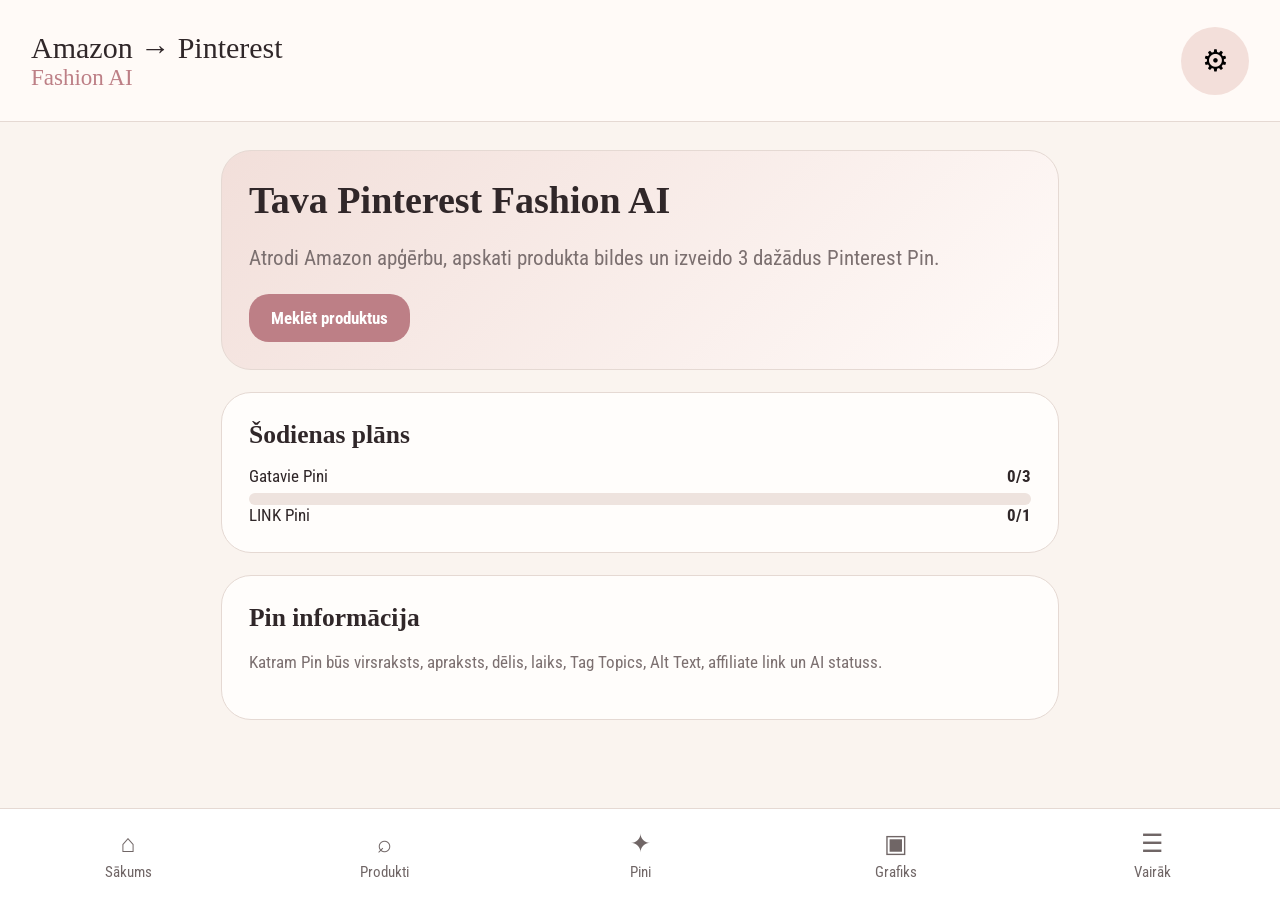
<file: index.html>
<!doctype html>
<html lang="lv">
<head>
<meta charset="UTF-8"><meta name="viewport" content="width=device-width,initial-scale=1">
<meta name="theme-color" content="#bd7f86"><title>Amazon → Pinterest | Fashion AI</title>
<link rel="preconnect" href="https://fonts.googleapis.com">
<link rel="preconnect" href="https://fonts.gstatic.com" crossorigin>
<link href="https://fonts.googleapis.com/css2?family=Roboto+Condensed:wght@300;400;500;600;700&display=swap" rel="stylesheet">
<link rel="stylesheet" href="style.css">
</head>
<body>
<header class="topbar"><div><div class="brand">Amazon → Pinterest</div><div class="subtitle">Fashion AI</div></div><button class="icon-btn" id="settingsBtn">⚙</button></header>
<main id="app"></main>
<nav class="bottom-nav">
<button data-page="home"><span>⌂</span><small>Sākums</small></button>
<button data-page="products"><span>⌕</span><small>Produkti</small></button>
<button data-page="pins"><span>✦</span><small>Pini</small></button>
<button data-page="schedule"><span>▣</span><small>Grafiks</small></button>
<button data-page="more"><span>☰</span><small>Vairāk</small></button>
</nav>
<script src="app.js?v=5"></script>
</body></html>
</file>
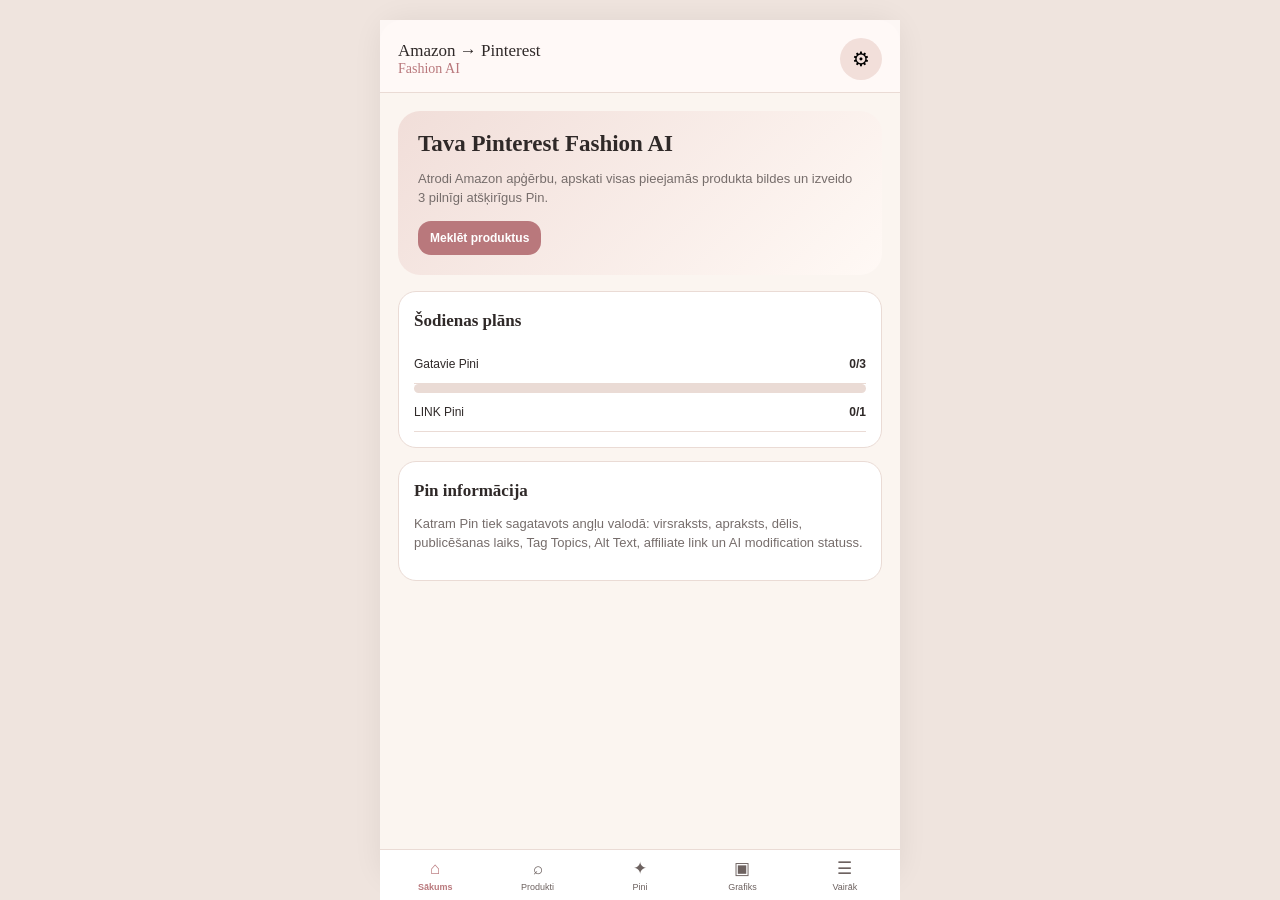
<file: amazon-pinterest-fashion-full-v2.html>
<!doctype html>
<html lang="lv">
<head>
  <meta charset="UTF-8">
  <meta name="viewport" content="width=device-width,initial-scale=1,viewport-fit=cover">
  <meta name="theme-color" content="#b9787c">
  <meta name="apple-mobile-web-app-capable" content="yes">
  <title>Amazon → Pinterest Fashion AI</title>
  
  <style>
:root{--rose:#b9787c;--rose2:#d9a6a5;--cream:#fbf5f0;--card:#fffaf7;--ink:#2f2928;--muted:#766d6b;--line:#eadbd5;--green:#4f9b83}
*{box-sizing:border-box} body{margin:0;background:#efe4de;font-family:Arial,sans-serif;color:var(--ink)}
button,input,select,textarea{font:inherit}.app{}
#app{max-width:520px;margin:auto;min-height:100vh;background:var(--cream);box-shadow:0 0 30px #0001;padding-bottom:82px}
.topbar{position:sticky;top:0;z-index:5;background:#fffaf8dd;backdrop-filter:blur(12px);display:flex;align-items:center;justify-content:space-between;padding:18px 18px 12px;border-bottom:1px solid var(--line)}
.brand{font-family:Georgia,serif;font-size:20px}.brand-sub{font-family:Georgia,serif;font-size:16px;color:var(--rose)}
.icon-btn{border:0;background:#f2dfda;width:42px;height:42px;border-radius:50%;font-size:20px}
main{padding:18px}.hero{background:linear-gradient(135deg,#f1ded9,#fff9f5);padding:20px;border-radius:22px;margin-bottom:16px}
h1{font-family:Georgia,serif;font-size:28px;margin:0 0 7px}h2{font-family:Georgia,serif;font-size:21px;margin:4px 0 14px}
p{color:var(--muted);line-height:1.45}.search{display:flex;gap:8px}.search input{flex:1;min-width:0;border:1px solid var(--line);border-radius:13px;padding:13px;background:#fff}
.primary,.secondary{border:0;border-radius:13px;padding:13px 15px;font-weight:700}.primary{background:var(--rose);color:white}.secondary{background:#f1dfdb;color:#7d4f52}
.filters{display:grid;grid-template-columns:1fr 1fr;gap:9px;margin:12px 0}.filters select,.filters input{width:100%;border:1px solid var(--line);border-radius:11px;padding:11px;background:white}
.chips{display:flex;flex-wrap:wrap;gap:7px;margin-top:10px}.chip{border:1px solid var(--line);background:white;border-radius:20px;padding:8px 11px;color:#695d59}
.grid{display:grid;grid-template-columns:1fr 1fr;gap:12px}.product{background:white;border:1px solid var(--line);border-radius:16px;overflow:hidden}.product img{width:100%;aspect-ratio:1/1.22;object-fit:cover;background:#eee}.product-body{padding:10px}.product-title{font-size:13px;font-weight:700;min-height:34px}.price{font-weight:800;margin:5px 0}.stars{font-size:12px;color:#d98b18}.product .primary{width:100%;padding:9px;margin-top:7px}
.pin-grid{display:grid;grid-template-columns:repeat(3,1fr);gap:8px}.pin{background:white;border:1px solid var(--line);border-radius:13px;overflow:hidden}.pin img{width:100%;aspect-ratio:2/3;object-fit:cover}.pin-body{padding:8px}.tag{font-size:10px;font-weight:800;color:#8b5559;background:#f4ddda;border-radius:10px;padding:5px 7px;display:inline-block}.pin button{width:100%;margin-top:7px}
.card{background:white;border:1px solid var(--line);border-radius:18px;padding:15px;margin-bottom:13px}.field{margin:10px 0}.field label{font-size:12px;font-weight:700;display:block;margin-bottom:5px}.field input,.field textarea,.field select{width:100%;border:1px solid var(--line);border-radius:11px;padding:10px;background:#fff}.field textarea{min-height:90px;resize:vertical}
.row{display:flex;gap:9px;align-items:center}.row>*{flex:1}.muted{color:var(--muted);font-size:13px}.empty{padding:30px;text-align:center;color:var(--muted)}
.calendar{display:grid;grid-template-columns:repeat(7,1fr);gap:5px}.day{padding:9px 2px;text-align:center;border-radius:10px;background:#fff;border:1px solid var(--line);font-size:12px}.day.active{background:var(--rose);color:white}.agenda-item{display:flex;gap:10px;align-items:center;padding:10px 0;border-bottom:1px solid var(--line)}.schedule-grid{display:grid;grid-template-columns:repeat(2,1fr);gap:9px}.schedule-day{background:#fff;border:1px solid var(--line);border-radius:13px;padding:10px}.schedule-day.full{background:#f6e2df}.schedule-day b{font-size:12px}.schedule-day small{display:block;color:var(--muted);margin-top:4px}.thumb{width:48px;height:62px;border-radius:8px;object-fit:cover}
.stat{display:flex;justify-content:space-between;padding:12px 0;border-bottom:1px solid var(--line)}.progress{height:9px;background:#eadbd5;border-radius:8px;overflow:hidden}.progress>div{height:100%;background:var(--green);width:100%}
.bottom-nav{position:fixed;bottom:0;left:50%;transform:translateX(-50%);max-width:520px;width:100%;display:grid;grid-template-columns:repeat(5,1fr);background:#fff;border-top:1px solid var(--line);z-index:10;padding:7px 4px calc(7px + env(safe-area-inset-bottom))}
.bottom-nav button{border:0;background:transparent;color:#6d6260;font-size:19px}.bottom-nav span{display:block;font-size:10px;margin-top:3px}.bottom-nav button.active{color:var(--rose);font-weight:800}
.back{border:0;background:transparent;padding:0 0 12px;font-size:14px;color:var(--rose)}
.toast{position:fixed;bottom:95px;left:50%;transform:translateX(-50%);background:#2f2928;color:white;padding:11px 15px;border-radius:12px;z-index:30;font-size:13px}
@media(min-width:700px){#app{border-radius:22px;margin-top:20px;min-height:calc(100vh - 40px)}}

.image-strip{display:grid;grid-template-columns:repeat(2,1fr);gap:9px}.img-choice{background:#fff;border:1px solid var(--line);border-radius:12px;overflow:hidden}.img-choice img{width:100%;aspect-ratio:1;object-fit:cover}.img-choice small{display:block;padding:6px;color:var(--muted)}

.image-picker{display:grid;grid-template-columns:repeat(4,1fr);gap:7px}
.image-option{border:2px solid var(--line);background:white;border-radius:10px;padding:3px;overflow:hidden;color:var(--ink);cursor:pointer}
.image-option img{width:100%;aspect-ratio:1;object-fit:cover;border-radius:7px;display:block}
.image-option span{display:block;font-size:9px;padding:4px 2px;line-height:1.2}
.image-option.selected{border-color:var(--rose);background:#f9e9e6}
.image-option.used{opacity:.42;cursor:not-allowed}
@media(max-width:380px){.image-picker{grid-template-columns:repeat(3,1fr)}}

/* Compact mobile typography */
h1{font-size:23px}
h2{font-size:18px}
.brand{font-size:17px}.brand-sub{font-size:14px}
p{font-size:13px}.product-title{font-size:12px}.price{font-size:14px}.muted{font-size:11px}
.card{font-size:13px}.card h2{font-size:17px}.field label{font-size:11px}.field input,.field textarea,.field select{font-size:12px;padding:9px}
.primary,.secondary{font-size:12px;padding:10px 12px}.chip{font-size:11px;padding:7px 9px}.bottom-nav button{font-size:17px}.bottom-nav span{font-size:9px}.stat{font-size:12px}.agenda-item{font-size:12px}.image-option span{font-size:8px}.pin-body{font-size:11px}.tag{font-size:9px}
</style>
</head>
<body>
  <div id="app">
    <header class="topbar">
      <div>
        <div class="brand">Amazon → Pinterest</div>
        <div class="brand-sub">Fashion AI</div>
      </div>
      <button class="icon-btn" onclick="showPage('settings')" aria-label="Iestatījumi">⚙</button>
    </header>

    <main id="content"></main>

    <nav class="bottom-nav">
      <button data-page="home" onclick="showPage('home')">⌂<span>Sākums</span></button>
      <button data-page="products" onclick="showPage('products')">⌕<span>Produkti</span></button>
      <button data-page="pins" onclick="showPage('pins')">✦<span>Pini</span></button>
      <button data-page="schedule" onclick="showPage('schedule')">▣<span>Grafiks</span></button>
      <button data-page="settings" onclick="showPage('settings')">☰<span>Vairāk</span></button>
    </nav>
  </div>
<script>
const products=[
 {id:1,title:"PRETTYGARDEN Women's Striped Sweater",price:"$36.99",images:[
 "https://images.unsplash.com/photo-1576566588028-4147f3842f27?auto=format&fit=crop&w=700&q=80",
 "https://images.unsplash.com/photo-1434389677669-e08b4cac3105?auto=format&fit=crop&w=700&q=80",
 "https://images.unsplash.com/photo-1551488831-00ddcb6c6bd3?auto=format&fit=crop&w=700&q=80",
 "https://images.unsplash.com/photo-1541099649105-f69ad21f3246?auto=format&fit=crop&w=700&q=80"
 ]},
 {id:2,title:"ANRABESS Women's Casual Blazer",price:"$49.99",images:[
 "https://images.unsplash.com/photo-1591369822096-ffd140ec948f?auto=format&fit=crop&w=700&q=80",
 "https://images.unsplash.com/photo-1551488831-00ddcb6c6bd3?auto=format&fit=crop&w=700&q=80",
 "https://images.unsplash.com/photo-1539109136881-3be0616acf4b?auto=format&fit=crop&w=700&q=80",
 "https://images.unsplash.com/photo-1485968579580-b6d095142e6e?auto=format&fit=crop&w=700&q=80"
 ]},
 {id:3,title:"MEROKEETY Women's Ribbed Sweater",price:"$32.99",images:[
 "https://images.unsplash.com/photo-1434389677669-e08b4cac3105?auto=format&fit=crop&w=700&q=80",
 "https://images.unsplash.com/photo-1485968579580-b6d095142e6e?auto=format&fit=crop&w=700&q=80",
 "https://images.unsplash.com/photo-1551488831-00ddcb6c6bd3?auto=format&fit=crop&w=700&q=80",
 "https://images.unsplash.com/photo-1525507119028-ed4c629a60a3?auto=format&fit=crop&w=700&q=80"
 ]},
 {id:5,title:"ZESICA Women's Sweater Dress",price:"$44.99",images:[
 "https://images.unsplash.com/photo-1496747611176-843222e1e57c?auto=format&fit=crop&w=700&q=80",
 "https://images.unsplash.com/photo-1485230895905-ec40ba36b9bc?auto=format&fit=crop&w=700&q=80",
 "https://images.unsplash.com/photo-1515886657613-9f3515b0c78f?auto=format&fit=crop&w=700&q=80",
 "https://images.unsplash.com/photo-1529139574466-a303027c1d8b?auto=format&fit=crop&w=700&q=80"
 ]},
 {id:6,title:"ANRABESS Women's Casual Blouse",price:"$29.99",images:[
 "https://images.unsplash.com/photo-1551488831-00ddcb6c6bd3?auto=format&fit=crop&w=700&q=80",
 "https://images.unsplash.com/photo-1564257577054-8b8f7b0f0e9f?auto=format&fit=crop&w=700&q=80",
 "https://images.unsplash.com/photo-1581044777550-4cfa60707c03?auto=format&fit=crop&w=700&q=80",
 "https://images.unsplash.com/photo-1534030347209-467a5b0f0c3d?auto=format&fit=crop&w=700&q=80"
 ]}
];

const boards=["Classy Minimal Outfits","Chic Everyday Outfit Ideas","Capsule wardrobe outfit ideas","Women's Outfit Ideas"];
const times=["10:00","14:00","18:30","21:00"];
let state={
 page:"home", selected:null, activeProduct:null,
 pins:JSON.parse(localStorage.getItem("pins")||"[]"),
 schedule:JSON.parse(localStorage.getItem("schedule")||"[]")
};

function save(){localStorage.setItem("pins",JSON.stringify(state.pins));localStorage.setItem("schedule",JSON.stringify(state.schedule))}
function nav(){document.querySelectorAll(".bottom-nav button").forEach(b=>b.classList.toggle("active",b.dataset.page===state.page))}
function showPage(p){state.page=p;render();window.scrollTo(0,0)}
function toast(t){let x=document.createElement("div");x.className="toast";x.textContent=t;document.body.appendChild(x);setTimeout(()=>x.remove(),2200)}
function imgCard(p,i){return `<div class="img-choice"><img src="${p.images[i]}" alt="Amazon image ${i+1}"><small>Amazon attēls ${i+1}</small></div>`}
function productCard(p){
 return `<article class="product">
   <img src="${p.images[0]}" alt="${p.title}">
   <div class="product-body">
     <div class="product-title">${p.title}</div>
     <div class="price">${p.price}</div>
     <div class="stars">★★★★★ <span class="muted">(2.8K)</span></div>
     <div class="muted" style="margin-top:5px">${p.images.length} Amazon bildes</div>
     <button class="primary" onclick="openProduct(${p.id})">Apskatīt un izveidot Pinus</button>
 </div></article>`
}
function home(){
 return `<div class="hero"><h1>Tava Pinterest Fashion AI</h1>
 <p>Atrodi Amazon apģērbu, apskati visas pieejamās produkta bildes un izveido 3 pilnīgi atšķirīgus Pin.</p>
 <button class="primary" onclick="showPage('products')">Meklēt produktus</button></div>
 <div class="card"><h2>Šodienas plāns</h2>
 <div class="stat"><span>Gatavie Pini</span><b>${state.pins.length}/3</b></div>
 <div class="progress"><div style="width:${Math.min(100,state.pins.length/3*100)}%"></div></div>
 <div class="stat"><span>LINK Pini</span><b>${state.pins.filter(x=>x.type==="LINK").length}/1</b></div></div>
 <div class="card"><h2>Pin informācija</h2>
 <p>Katram Pin tiek sagatavots angļu valodā: virsraksts, apraksts, dēlis, publicēšanas laiks, Tag Topics, Alt Text, affiliate link un AI modification statuss.</p></div>`
}
function productsPage(){
 return `<button class="back" onclick="showPage('home')">‹ Atpakaļ</button><h2>Amazon produkti</h2>
 <div class="search"><input id="q" placeholder="women's fall outfits"><button class="primary" onclick="doSearch()">Meklēt</button></div>
 <div class="filters"><select id="category"><option>All Women's Fashion</option><option>Dresses</option><option>Tops</option><option>Blouses</option><option>Shirts</option><option>Sweaters</option><option>Cardigans</option><option>Jackets</option><option>Blazers</option><option>Puffer Jackets</option><option>Coats</option><option>Trench Coats</option><option>Jumpsuits</option><option>Romper</option><option>Two-Piece Sets</option><option>Loungewear</option></select>
 <select><option>Best Match</option><option>Price: Low to High</option><option>Newest</option></select></div>
 <div class="chips">${["dresses","tops","blouses","shirts","sweaters","cardigans","jackets","blazers","puffer jackets","coats","trench coats","jumpsuits","rompers","two piece sets","loungewear"].map(x=>`<button class="chip" onclick="document.getElementById('q').value='women ${x}'">${x}</button>`).join("")}</div>
 <h2 style="margin-top:22px">Produkti</h2><div class="grid">${products.map(productCard).join("")}</div>`
}
function doSearch(){toast("Demo režīmā tiek parādīti piemēra produkti. Īstajā versijā šeit tiks meklēts Amazon.");}
function openProduct(id){state.activeProduct=products.find(x=>x.id===id);state.page="product";render()}
function productPage(){
 const p=state.activeProduct;
 return `<button class="back" onclick="showPage('products')">‹ Atpakaļ</button>
 <div class="card"><h2>${p.title}</h2><div class="price">${p.price}</div>
 <p>Amazon produkta bildes: ${p.images.length}. Izvēlies atšķirīgas bildes dažādiem Pin.</p><p class="muted">Aplikācija fokusējas uz kleitām, topiem, blūzēm, krekliem, džemperiem, kardiganiem, jakām, bleizeriem, pufaikām, mēteļiem, trenčiem, kombinezoniem, romperiem, komplektiem un loungewear.</p>
 <div class="image-strip">${p.images.map((_,i)=>imgCard(p,i)).join("")}</div>
 <button class="primary" style="width:100%;margin-top:14px" onclick="generatePins(${p.id})">Izveidot 3 atšķirīgus Pin</button></div>`
}
function buildPin(type,imgIndex,ai){
 const p=state.activeProduct;
 const title=type==="LINK"
  ? `${p.title} | Chic Women's Outfit Idea`
  : imgIndex===0
    ? `Classy Everyday Outfit | ${p.title}`
    : `Easy Fall Outfit Idea | ${p.title}`;
 return {
   id:Date.now()+imgIndex,type,img:p.images[imgIndex],sourceImage:imgIndex+1,
   title,
   desc:`Discover an effortless women's outfit featuring the ${p.title.toLowerCase()}. Perfect for chic everyday looks, fall outfit inspiration and a versatile capsule wardrobe. Shop the look on Amazon. Paid link. #ad`,
   board:boards[imgIndex%boards.length],
   time:times[imgIndex],date:new Date().toISOString().slice(0,10),
   topics:["women's fashion","outfit ideas","capsule wardrobe","fall outfits","amazon finds"],
   alt:`Woman wearing ${p.title.toLowerCase()} styled as a chic everyday outfit`,
   affiliate:`https://www.amazon.com/dp/PRODUCT?tag=yourtag-20`,
   ai:ai?"Yes — image modified":"No — original Amazon image",
   aiDetails:ai?"Pinterest-format crop / editorial layout":"Original Amazon product image",
   typeLabel:type+" PIN"
 }
}
function generatePins(id){
 state.activeProduct=products.find(x=>x.id===id);
 // Deliberately different source images for the 3 Pins.
 state.generated=[buildPin("SAVE",0,true),buildPin("SAVE",1,true),buildPin("LINK",2,true)];
 state.page="generated";render()
}
function generatedPage(){
 const p=state.activeProduct, arr=state.generated||[];
 const today=new Date();
 const todayIso=today.toISOString().slice(0,10);
 const dateOptions=[...Array(30)].map((_,i)=>{
   const d=new Date(today); d.setDate(today.getDate()+i);
   const iso=d.toISOString().slice(0,10);
   const label=d.toLocaleDateString("lv-LV",{day:"2-digit",month:"2-digit"});
   return {iso,label};
 });
 return `<button class="back" onclick="showPage('product')">‹ Atpakaļ</button>
 <h2>Ģenerētie Pini</h2>
 <p>Katram Pin vari izvēlēties savu publicēšanas datumu. Vari sagatavot Pini uz priekšu līdz 30 dienām. Vienā dienā drīkst būt līdz 3 Pini, no tiem maksimums 1 LINK.</p>
 <div class="card" style="background:#fbf1ed"><b>Grafika iestatīšana</b><p class="muted" style="margin-bottom:8px">Izvēlies datumu katram no 3 Pin.</p>
 ${arr.map((x,i)=>`<div class="field"><label>Pin ${i+1} — ${x.type}</label><select id="pindate-${i}">${dateOptions.map(d=>`<option value="${d.iso}" ${x.date===d.iso?"selected":""}>${d.label}${d.iso===todayIso?" — šodien":""}</option>`).join("")}</select></div>`).join("")}
 </div>
 <div class="pin-list">
 ${arr.map((x,i)=>`<div class="card pin-editor-card"><div class="row" style="align-items:flex-start"><div style="flex:0 0 125px"><img style="width:125px;height:165px;object-fit:cover;border-radius:12px" src="${x.img}" id="preview-${i}"></div><div><span class="tag">${x.typeLabel}</span><b style="display:block;margin-top:7px">${x.type==="LINK"?"LINK PIN":"SAVE PIN"}</b><small style="display:block;margin-top:4px;color:var(--muted)">Pašlaik izmantota Amazon bilde #${x.sourceImage}</small><small style="display:block;margin-top:4px;color:var(--green)">✓ Šī bilde netiek izmantota citam Pin</small></div></div>
 <div style="margin-top:14px"><label style="font-size:12px;font-weight:700;display:block;margin-bottom:7px">Nomainīt bildi</label><div class="image-picker">${p.images.map((url,j)=>{const usedByOther=arr.some((other,k)=>k!==i&&other.sourceImage===j+1);const selected=x.sourceImage===j+1;return `<button class="image-option ${selected?"selected":""} ${usedByOther?"used":""}" ${usedByOther?"disabled":""} onclick="swapGeneratedImage(${i},${j})"><img src="${url}" alt=""><span>${selected?"Izvēlēta":"Bilde #"+(j+1)}</span></button>`}).join("")}</div></div>
 <button class="secondary" onclick="editGenerated(${i})">Rediģēt Pin</button></div>`).join("")}
 <button class="primary" style="width:100%;margin-top:4px" onclick="addGenerated()">Pievienot grafikam</button></div>`
}
function editPage(){
 const x=state.edit;
 return `<button class="back" onclick="state.page='generated';render()">‹ Atpakaļ</button><h2>Rediģēt ${x.type} Pin</h2>
 <div class="card">
 <img style="width:100%;border-radius:14px;max-height:430px;object-fit:cover" src="${x.img}">
 <div class="muted" style="margin-top:7px">Izmantotā Amazon bilde: #${x.sourceImage}</div>
 <div class="field"><label>Pin tips</label><select id="etype"><option ${x.type==="SAVE"?"selected":""}>SAVE</option><option ${x.type==="LINK"?"selected":""}>LINK</option></select></div>
 <div class="field"><label>Title — English</label><input id="etitle" value="${x.title}"></div>
 <div class="field"><label>Description — English</label><textarea id="edesc">${x.desc}</textarea></div>
 <div class="field"><label>Pinterest Board</label><select id="eboard">${boards.map(b=>`<option ${b===x.board?"selected":""}>${b}</option>`).join("")}</select></div>
 <div class="field"><label>Publishing time</label><select id="etime">${times.map(t=>`<option ${t===x.time?"selected":""}>${t}</option>`).join("")}</select></div>
 <div class="field"><label>Keywords — English</label><input id="ekeywords" value="${(x.keywords||x.topics.join(", ")).replace(/"/g,"&quot;")}"></div><div class="field"><label>Tag Topics — English</label><input id="etopics" value="${x.topics.join(", ")}"></div>
 <div class="field"><label>Alt Text — English</label><textarea id="ealt">${x.alt}</textarea></div>
 <div class="field"><label>Affiliate link</label><input id="elink" value="${x.affiliate}"></div>
 <div class="field"><label>AI modification?</label><select id="eai"><option ${x.ai.startsWith("Yes")?"selected":""}>Yes — AI modified</option><option ${x.ai.startsWith("No")?"selected":""}>No — original Amazon image</option></select></div>
 <div class="card" style="background:#fbf1ed"><b>AI modification details</b><p style="margin-bottom:0">${x.aiDetails}</p></div>
 <button class="primary" style="width:100%" onclick="saveEdited()">Saglabāt Pin</button>
 </div>`
}
function saveEdited(){
 const x=state.edit;
 x.type=document.getElementById("etype").value;x.title=document.getElementById("etitle").value;x.desc=document.getElementById("edesc").value;
 x.board=document.getElementById("eboard").value;x.time=document.getElementById("etime").value;
 x.keywords=document.getElementById("ekeywords").value;x.topics=document.getElementById("etopics").value.split(",").map(s=>s.trim()).filter(Boolean);x.alt=document.getElementById("ealt").value;
 x.affiliate=document.getElementById("elink").value;x.ai=document.getElementById("eai").value;
 x.aiDetails=x.ai.startsWith("Yes")?"Pinterest-format crop / editorial layout":"Original Amazon product image";
 state.generated[state.editIndex]=x;state.page="generated";render();toast("Pin saglabāts")
}
function addGenerated(){
 const arr=state.generated||[];
 if(!arr.length){toast("Nav Pin, ko pievienot");return}
 arr.forEach((pin,i)=>{const select=document.getElementById("pindate-"+i);pin.date=select?select.value:new Date().toISOString().slice(0,10);});
 const counts={},links={};
 state.schedule.forEach(pin=>{const d=pin.date;if(!d)return;counts[d]=(counts[d]||0)+1;if(pin.type==="LINK")links[d]=(links[d]||0)+1;});
 const incomingCounts={},incomingLinks={};
 arr.forEach(pin=>{incomingCounts[pin.date]=(incomingCounts[pin.date]||0)+1;if(pin.type==="LINK")incomingLinks[pin.date]=(incomingLinks[pin.date]||0)+1;});
 for(const date of Object.keys(incomingCounts)){
   if((counts[date]||0)+incomingCounts[date]>3){toast("Šajā dienā jau ir 3 Pini. Izvēlies citu datumu.");return;}
   if((links[date]||0)+(incomingLinks[date]||0)>1){toast("Vienā dienā drīkst būt tikai 1 LINK PIN.");return;}
 }
 state.pins.push(...arr);state.schedule.push(...arr);save();state.generated=[];state.activeProduct=null;state.page="schedule";render();toast("Pini pievienoti izvēlētajiem datumiem")
}
function formatDate(date){return new Date(date+"T12:00:00").toLocaleDateString("lv-LV",{day:"2-digit",month:"2-digit",year:"numeric"})}
function dateShort(date){return new Date(date+"T12:00:00").toLocaleDateString("lv-LV",{weekday:"short",day:"2-digit",month:"2-digit"})}
function pinsPage(){
 return `<h2>Mani Pini</h2>${state.pins.length?state.pins.map(x=>`<div class="card"><div class="row"><img class="thumb" src="${x.img}"><div><span class="tag">${x.type}</span><b style="display:block;margin-top:5px">${x.title}</b><small>${x.board} · ${x.time}</small><small style="display:block">AI: ${x.ai}</small></div></div></div>`).join(""):`<div class="empty">Vēl nav saglabātu Pin.</div>`}`
}
function schedulePage(){
 const today=new Date(); const todayIso=today.toISOString().slice(0,10);
 const dates=[...Array(30)].map((_,i)=>{const d=new Date(today);d.setDate(today.getDate()+i);return d.toISOString().slice(0,10)});
 const counts={},links={};
 state.schedule.forEach(pin=>{const d=pin.date;if(!d)return;counts[d]=(counts[d]||0)+1;if(pin.type==="LINK")links[d]=(links[d]||0)+1});
 return `<h2>Manas publikācijas</h2><div class="card"><div style="display:flex;justify-content:space-between;align-items:center"><b>Grafiks uz priekšu</b><span class="muted">30 dienas</span></div><p class="muted">Katru dienu vari ieplānot līdz 3 Pin. Maksimums 1 LINK PIN dienā.</p><div class="schedule-grid" style="margin-top:12px">${dates.map((date,i)=>{const n=counts[date]||0,l=links[date]||0;return `<div class="schedule-day ${n>=3?"full":""}" onclick="showDate('${date}')"><b>${i===0?"Šodien":dateShort(date)}</b><small>${n}/3 Pini</small><small>${l}/1 LINK</small></div>`}).join("")}</div></div><div id="selectedScheduleDate" class="card">${scheduleForDate(todayIso)}</div>`
}
function scheduleForDate(date){
 const items=state.schedule.filter(x=>x.date===date); const todayIso=new Date().toISOString().slice(0,10);
 return `<h2>${date===todayIso?"Šodien":formatDate(date)}</h2>${items.length?items.map(x=>`<div class="agenda-item"><img class="thumb" src="${x.img}"><div><span class="tag">${x.type}</span><div>${x.title}</div><small>${x.time} · ${x.board}</small></div></div>`).join(""):"<div class='empty'>Šajā dienā vēl nav ieplānotu Pin.</div>"}<div class="stat"><span>Izmantotas vietas</span><b>${items.length}/3</b></div><div class="stat"><span>LINK Pini</span><b>${items.filter(x=>x.type==="LINK").length}/1</b></div>`
}
function showDate(date){const box=document.getElementById("selectedScheduleDate");if(box)box.innerHTML=scheduleForDate(date);window.scrollTo({top:document.body.scrollHeight,behavior:"smooth"})}
function saveBackendUrl(){const v=document.getElementById("backendUrl")?.value?.trim()||"";localStorage.setItem("backendUrl",v);toast("Backend adrese saglabāta")}
function settings(){
 const backendUrl=localStorage.getItem("backendUrl")||"";
 return `<h2>Iestatījumi</h2><div class="card"><h2>Amazon savienojums</h2><div class="field"><label>Backend URL</label><input id="backendUrl" value="${backendUrl}" placeholder="https://tavs-backend.example.com"></div><div class="field"><label>Partner Tag</label><input placeholder="yourtag-20"></div><div class="field"><label>Creators API Client ID</label><input placeholder="Ievadi Client ID"></div><p class="muted">Client Secret šeit neglabājam. Tas paliek drošajā backendā.</p><button class="primary" style="width:100%" onclick="saveBackendUrl()">Saglabāt</button></div>
 <div class="card"><h2>Pinterest savienojums</h2><p>Šeit vēlāk pieslēgsim Pinterest kontu publicēšanai.</p><button class="secondary" style="width:100%" onclick="toast('Pinterest savienojums būs nākamajā versijā')">Pieslēgt Pinterest</button></div>
 <div class="card"><h2>Mani Pinterest dēļi</h2>${boards.map(b=>`<div class="stat"><span>${b}</span><b>✓</b></div>`).join("")}</div>`
}
function render(){
 let c=document.getElementById("content");
 c.innerHTML=state.page==="home"?home():state.page==="products"?productsPage():state.page==="product"?productPage():state.page==="generated"?generatedPage():state.page==="edit"?editPage():state.page==="pins"?pinsPage():state.page==="schedule"?schedulePage():settings();
 nav()
}
render();
</script>
</body>
</html>
</file>
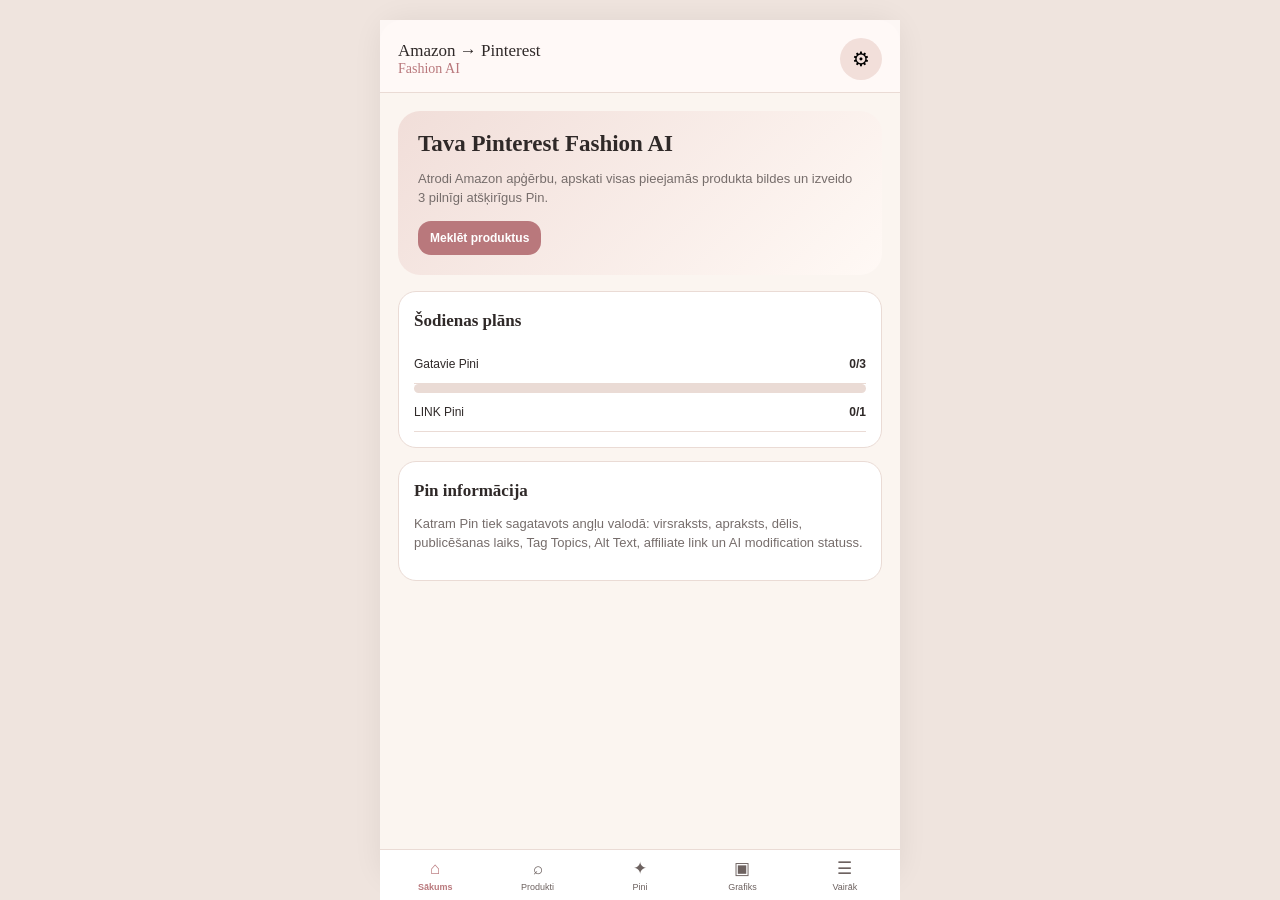
<file: amazon-pinterest-fashion-full-v3.html>
<!doctype html>
<html lang="lv">
<head>
  <meta charset="UTF-8">
  <meta name="viewport" content="width=device-width,initial-scale=1,viewport-fit=cover">
  <meta name="theme-color" content="#b9787c">
  <meta name="apple-mobile-web-app-capable" content="yes">
  <title>Amazon → Pinterest Fashion AI</title>
  
  <style>
:root{--rose:#b9787c;--rose2:#d9a6a5;--cream:#fbf5f0;--card:#fffaf7;--ink:#2f2928;--muted:#766d6b;--line:#eadbd5;--green:#4f9b83}
*{box-sizing:border-box} body{margin:0;background:#efe4de;font-family:Arial,sans-serif;color:var(--ink)}
button,input,select,textarea{font:inherit}.app{}
#app{max-width:520px;margin:auto;min-height:100vh;background:var(--cream);box-shadow:0 0 30px #0001;padding-bottom:82px}
.topbar{position:sticky;top:0;z-index:5;background:#fffaf8dd;backdrop-filter:blur(12px);display:flex;align-items:center;justify-content:space-between;padding:18px 18px 12px;border-bottom:1px solid var(--line)}
.brand{font-family:Georgia,serif;font-size:20px}.brand-sub{font-family:Georgia,serif;font-size:16px;color:var(--rose)}
.icon-btn{border:0;background:#f2dfda;width:42px;height:42px;border-radius:50%;font-size:20px}
main{padding:18px}.hero{background:linear-gradient(135deg,#f1ded9,#fff9f5);padding:20px;border-radius:22px;margin-bottom:16px}
h1{font-family:Georgia,serif;font-size:28px;margin:0 0 7px}h2{font-family:Georgia,serif;font-size:21px;margin:4px 0 14px}
p{color:var(--muted);line-height:1.45}.search{display:flex;gap:8px}.search input{flex:1;min-width:0;border:1px solid var(--line);border-radius:13px;padding:13px;background:#fff}
.primary,.secondary{border:0;border-radius:13px;padding:13px 15px;font-weight:700}.primary{background:var(--rose);color:white}.secondary{background:#f1dfdb;color:#7d4f52}
.filters{display:grid;grid-template-columns:1fr 1fr;gap:9px;margin:12px 0}.filters select,.filters input{width:100%;border:1px solid var(--line);border-radius:11px;padding:11px;background:white}
.chips{display:flex;flex-wrap:wrap;gap:7px;margin-top:10px}.chip{border:1px solid var(--line);background:white;border-radius:20px;padding:8px 11px;color:#695d59}
.grid{display:grid;grid-template-columns:1fr 1fr;gap:12px}.product{background:white;border:1px solid var(--line);border-radius:16px;overflow:hidden}.product img{width:100%;aspect-ratio:1/1.22;object-fit:cover;background:#eee}.product-body{padding:10px}.product-title{font-size:13px;font-weight:700;min-height:34px}.price{font-weight:800;margin:5px 0}.stars{font-size:12px;color:#d98b18}.product .primary{width:100%;padding:9px;margin-top:7px}
.pin-grid{display:grid;grid-template-columns:repeat(3,1fr);gap:8px}.pin{background:white;border:1px solid var(--line);border-radius:13px;overflow:hidden}.pin img{width:100%;aspect-ratio:2/3;object-fit:cover}.pin-body{padding:8px}.tag{font-size:10px;font-weight:800;color:#8b5559;background:#f4ddda;border-radius:10px;padding:5px 7px;display:inline-block}.pin button{width:100%;margin-top:7px}
.card{background:white;border:1px solid var(--line);border-radius:18px;padding:15px;margin-bottom:13px}.field{margin:10px 0}.field label{font-size:12px;font-weight:700;display:block;margin-bottom:5px}.field input,.field textarea,.field select{width:100%;border:1px solid var(--line);border-radius:11px;padding:10px;background:#fff}.field textarea{min-height:90px;resize:vertical}
.row{display:flex;gap:9px;align-items:center}.row>*{flex:1}.muted{color:var(--muted);font-size:13px}.empty{padding:30px;text-align:center;color:var(--muted)}
.calendar{display:grid;grid-template-columns:repeat(7,1fr);gap:5px}.day{padding:9px 2px;text-align:center;border-radius:10px;background:#fff;border:1px solid var(--line);font-size:12px}.day.active{background:var(--rose);color:white}.agenda-item{display:flex;gap:10px;align-items:center;padding:10px 0;border-bottom:1px solid var(--line)}.schedule-grid{display:grid;grid-template-columns:repeat(2,1fr);gap:9px}.schedule-day{background:#fff;border:1px solid var(--line);border-radius:13px;padding:10px}.schedule-day.full{background:#f6e2df}.schedule-day b{font-size:12px}.schedule-day small{display:block;color:var(--muted);margin-top:4px}.thumb{width:48px;height:62px;border-radius:8px;object-fit:cover}
.stat{display:flex;justify-content:space-between;padding:12px 0;border-bottom:1px solid var(--line)}.progress{height:9px;background:#eadbd5;border-radius:8px;overflow:hidden}.progress>div{height:100%;background:var(--green);width:100%}
.bottom-nav{position:fixed;bottom:0;left:50%;transform:translateX(-50%);max-width:520px;width:100%;display:grid;grid-template-columns:repeat(5,1fr);background:#fff;border-top:1px solid var(--line);z-index:10;padding:7px 4px calc(7px + env(safe-area-inset-bottom))}
.bottom-nav button{border:0;background:transparent;color:#6d6260;font-size:19px}.bottom-nav span{display:block;font-size:10px;margin-top:3px}.bottom-nav button.active{color:var(--rose);font-weight:800}
.back{border:0;background:transparent;padding:0 0 12px;font-size:14px;color:var(--rose)}
.toast{position:fixed;bottom:95px;left:50%;transform:translateX(-50%);background:#2f2928;color:white;padding:11px 15px;border-radius:12px;z-index:30;font-size:13px}
@media(min-width:700px){#app{border-radius:22px;margin-top:20px;min-height:calc(100vh - 40px)}}

.image-strip{display:grid;grid-template-columns:repeat(2,1fr);gap:9px}.img-choice{background:#fff;border:1px solid var(--line);border-radius:12px;overflow:hidden}.img-choice img{width:100%;aspect-ratio:1;object-fit:cover}.img-choice small{display:block;padding:6px;color:var(--muted)}

.image-picker{display:grid;grid-template-columns:repeat(4,1fr);gap:7px}
.image-option{border:2px solid var(--line);background:white;border-radius:10px;padding:3px;overflow:hidden;color:var(--ink);cursor:pointer}
.image-option img{width:100%;aspect-ratio:1;object-fit:cover;border-radius:7px;display:block}
.image-option span{display:block;font-size:9px;padding:4px 2px;line-height:1.2}
.image-option.selected{border-color:var(--rose);background:#f9e9e6}
.image-option.used{opacity:.42;cursor:not-allowed}
@media(max-width:380px){.image-picker{grid-template-columns:repeat(3,1fr)}}

/* Compact mobile typography */
h1{font-size:23px}
h2{font-size:18px}
.brand{font-size:17px}.brand-sub{font-size:14px}
p{font-size:13px}.product-title{font-size:12px}.price{font-size:14px}.muted{font-size:11px}
.card{font-size:13px}.card h2{font-size:17px}.field label{font-size:11px}.field input,.field textarea,.field select{font-size:12px;padding:9px}
.primary,.secondary{font-size:12px;padding:10px 12px}.chip{font-size:11px;padding:7px 9px}.bottom-nav button{font-size:17px}.bottom-nav span{font-size:9px}.stat{font-size:12px}.agenda-item{font-size:12px}.image-option span{font-size:8px}.pin-body{font-size:11px}.tag{font-size:9px}
</style>
</head>
<body>
  <div id="app">
    <header class="topbar">
      <div>
        <div class="brand">Amazon → Pinterest</div>
        <div class="brand-sub">Fashion AI</div>
      </div>
      <button class="icon-btn" onclick="showPage('settings')" aria-label="Iestatījumi">⚙</button>
    </header>

    <main id="content"></main>

    <nav class="bottom-nav">
      <button data-page="home" onclick="showPage('home')">⌂<span>Sākums</span></button>
      <button data-page="products" onclick="showPage('products')">⌕<span>Produkti</span></button>
      <button data-page="pins" onclick="showPage('pins')">✦<span>Pini</span></button>
      <button data-page="schedule" onclick="showPage('schedule')">▣<span>Grafiks</span></button>
      <button data-page="settings" onclick="showPage('settings')">☰<span>Vairāk</span></button>
    </nav>
  </div>
<script>
const products=[
 {id:1,title:"PRETTYGARDEN Women's Striped Sweater",price:"$36.99",images:[
 "https://images.unsplash.com/photo-1576566588028-4147f3842f27?auto=format&fit=crop&w=700&q=80",
 "https://images.unsplash.com/photo-1434389677669-e08b4cac3105?auto=format&fit=crop&w=700&q=80",
 "https://images.unsplash.com/photo-1551488831-00ddcb6c6bd3?auto=format&fit=crop&w=700&q=80",
 "https://images.unsplash.com/photo-1541099649105-f69ad21f3246?auto=format&fit=crop&w=700&q=80"
 ]},
 {id:2,title:"ANRABESS Women's Casual Blazer",price:"$49.99",images:[
 "https://images.unsplash.com/photo-1591369822096-ffd140ec948f?auto=format&fit=crop&w=700&q=80",
 "https://images.unsplash.com/photo-1551488831-00ddcb6c6bd3?auto=format&fit=crop&w=700&q=80",
 "https://images.unsplash.com/photo-1539109136881-3be0616acf4b?auto=format&fit=crop&w=700&q=80",
 "https://images.unsplash.com/photo-1485968579580-b6d095142e6e?auto=format&fit=crop&w=700&q=80"
 ]},
 {id:3,title:"MEROKEETY Women's Ribbed Sweater",price:"$32.99",images:[
 "https://images.unsplash.com/photo-1434389677669-e08b4cac3105?auto=format&fit=crop&w=700&q=80",
 "https://images.unsplash.com/photo-1485968579580-b6d095142e6e?auto=format&fit=crop&w=700&q=80",
 "https://images.unsplash.com/photo-1551488831-00ddcb6c6bd3?auto=format&fit=crop&w=700&q=80",
 "https://images.unsplash.com/photo-1525507119028-ed4c629a60a3?auto=format&fit=crop&w=700&q=80"
 ]},
 {id:5,title:"ZESICA Women's Sweater Dress",price:"$44.99",images:[
 "https://images.unsplash.com/photo-1496747611176-843222e1e57c?auto=format&fit=crop&w=700&q=80",
 "https://images.unsplash.com/photo-1485230895905-ec40ba36b9bc?auto=format&fit=crop&w=700&q=80",
 "https://images.unsplash.com/photo-1515886657613-9f3515b0c78f?auto=format&fit=crop&w=700&q=80",
 "https://images.unsplash.com/photo-1529139574466-a303027c1d8b?auto=format&fit=crop&w=700&q=80"
 ]},
 {id:6,title:"ANRABESS Women's Casual Blouse",price:"$29.99",images:[
 "https://images.unsplash.com/photo-1551488831-00ddcb6c6bd3?auto=format&fit=crop&w=700&q=80",
 "https://images.unsplash.com/photo-1564257577054-8b8f7b0f0e9f?auto=format&fit=crop&w=700&q=80",
 "https://images.unsplash.com/photo-1581044777550-4cfa60707c03?auto=format&fit=crop&w=700&q=80",
 "https://images.unsplash.com/photo-1534030347209-467a5b0f0c3d?auto=format&fit=crop&w=700&q=80"
 ]}
];

const boards=["Classy Minimal Outfits","Chic Everyday Outfit Ideas","Capsule wardrobe outfit ideas","Women's Outfit Ideas"];
const times=["10:00","14:00","18:30","21:00"];
let state={
 page:"home", selected:null, activeProduct:null,
 pins:JSON.parse(localStorage.getItem("pins")||"[]"),
 schedule:JSON.parse(localStorage.getItem("schedule")||"[]")
};

function save(){localStorage.setItem("pins",JSON.stringify(state.pins));localStorage.setItem("schedule",JSON.stringify(state.schedule))}
function nav(){document.querySelectorAll(".bottom-nav button").forEach(b=>b.classList.toggle("active",b.dataset.page===state.page))}
function showPage(p){state.page=p;render();window.scrollTo(0,0)}
function toast(t){let x=document.createElement("div");x.className="toast";x.textContent=t;document.body.appendChild(x);setTimeout(()=>x.remove(),2200)}
function imgCard(p,i){return `<div class="img-choice"><img src="${p.images[i]}" alt="Amazon image ${i+1}"><small>Amazon attēls ${i+1}</small></div>`}
function productCard(p){
 return `<article class="product">
   <img src="${p.images[0]}" alt="${p.title}">
   <div class="product-body">
     <div class="product-title">${p.title}</div>
     <div class="price">${p.price}</div>
     <div class="stars">★★★★★ <span class="muted">(2.8K)</span></div>
     <div class="muted" style="margin-top:5px">${p.images.length} Amazon bildes</div>
     <button class="primary" onclick="openProduct(${p.id})">Apskatīt un izveidot Pinus</button>
 </div></article>`
}
function home(){
 return `<div class="hero"><h1>Tava Pinterest Fashion AI</h1>
 <p>Atrodi Amazon apģērbu, apskati visas pieejamās produkta bildes un izveido 3 pilnīgi atšķirīgus Pin.</p>
 <button class="primary" onclick="showPage('products')">Meklēt produktus</button></div>
 <div class="card"><h2>Šodienas plāns</h2>
 <div class="stat"><span>Gatavie Pini</span><b>${state.pins.length}/3</b></div>
 <div class="progress"><div style="width:${Math.min(100,state.pins.length/3*100)}%"></div></div>
 <div class="stat"><span>LINK Pini</span><b>${state.pins.filter(x=>x.type==="LINK").length}/1</b></div></div>
 <div class="card"><h2>Pin informācija</h2>
 <p>Katram Pin tiek sagatavots angļu valodā: virsraksts, apraksts, dēlis, publicēšanas laiks, Tag Topics, Alt Text, affiliate link un AI modification statuss.</p></div>`
}
function productsPage(){
 return `<button class="back" onclick="showPage('home')">‹ Atpakaļ</button><h2>Amazon produkti</h2>
 <div class="search"><input id="q" placeholder="women's fall outfits"><button class="primary" onclick="doSearch()">Meklēt</button></div>
 <div class="filters"><select id="category"><option>All Women's Fashion</option><option>Dresses</option><option>Tops</option><option>Blouses</option><option>Shirts</option><option>Sweaters</option><option>Cardigans</option><option>Jackets</option><option>Blazers</option><option>Puffer Jackets</option><option>Coats</option><option>Trench Coats</option><option>Jumpsuits</option><option>Romper</option><option>Two-Piece Sets</option><option>Loungewear</option></select>
 <select><option>Best Match</option><option>Price: Low to High</option><option>Newest</option></select></div>
 <div class="chips">${["dresses","tops","blouses","shirts","sweaters","cardigans","jackets","blazers","puffer jackets","coats","trench coats","jumpsuits","rompers","two piece sets","loungewear"].map(x=>`<button class="chip" onclick="document.getElementById('q').value='women ${x}'">${x}</button>`).join("")}</div>
 <h2 style="margin-top:22px">Produkti</h2><div class="grid">${products.map(productCard).join("")}</div>`
}
function doSearch(){toast("Demo režīmā tiek parādīti piemēra produkti. Īstajā versijā šeit tiks meklēts Amazon.");}
function openProduct(id){state.activeProduct=products.find(x=>x.id===id);state.page="product";render()}
function productPage(){
 const p=state.activeProduct;
 return `<button class="back" onclick="showPage('products')">‹ Atpakaļ</button>
 <div class="card"><h2>${p.title}</h2><div class="price">${p.price}</div>
 <p>Amazon produkta bildes: ${p.images.length}. Izvēlies atšķirīgas bildes dažādiem Pin.</p><p class="muted">Aplikācija fokusējas uz kleitām, topiem, blūzēm, krekliem, džemperiem, kardiganiem, jakām, bleizeriem, pufaikām, mēteļiem, trenčiem, kombinezoniem, romperiem, komplektiem un loungewear.</p>
 <div class="image-strip">${p.images.map((_,i)=>imgCard(p,i)).join("")}</div>
 <button class="primary" style="width:100%;margin-top:14px" onclick="generatePins(${p.id})">Izveidot 3 atšķirīgus Pin</button></div>`
}
function buildPin(type,imgIndex,ai){
 const p=state.activeProduct;
 const title=type==="LINK"
  ? `${p.title} | Chic Women's Outfit Idea`
  : imgIndex===0
    ? `Classy Everyday Outfit | ${p.title}`
    : `Easy Fall Outfit Idea | ${p.title}`;
 return {
   id:Date.now()+imgIndex,type,img:p.images[imgIndex],sourceImage:imgIndex+1,
   title,
   desc:`Discover an effortless women's outfit featuring the ${p.title.toLowerCase()}. Perfect for chic everyday looks, fall outfit inspiration and a versatile capsule wardrobe. Shop the look on Amazon. Paid link. #ad`,
   board:boards[imgIndex%boards.length],
   time:times[imgIndex],date:new Date().toISOString().slice(0,10),
   topics:["women's fashion","outfit ideas","capsule wardrobe","fall outfits","amazon finds"],
   alt:`Woman wearing ${p.title.toLowerCase()} styled as a chic everyday outfit`,
   affiliate:`https://www.amazon.com/dp/PRODUCT?tag=yourtag-20`,
   ai:ai?"Yes — image modified":"No — original Amazon image",
   aiDetails:ai?"Pinterest-format crop / editorial layout":"Original Amazon product image",
   typeLabel:type+" PIN"
 }
}
function generatePins(id){
 state.activeProduct=products.find(x=>x.id===id);
 // Deliberately different source images for the 3 Pins.
 state.generated=[buildPin("SAVE",0,true),buildPin("SAVE",1,true),buildPin("LINK",2,true)];
 state.page="generated";render()
}
function generatedPage(){
 const p=state.activeProduct, arr=state.generated||[];
 const today=new Date();
 const todayIso=today.toISOString().slice(0,10);
 const dateOptions=[...Array(30)].map((_,i)=>{
   const d=new Date(today); d.setDate(today.getDate()+i);
   const iso=d.toISOString().slice(0,10);
   const label=d.toLocaleDateString("lv-LV",{day:"2-digit",month:"2-digit"});
   return {iso,label};
 });
 return `<button class="back" onclick="showPage('product')">‹ Atpakaļ</button>
 <h2>Ģenerētie Pini</h2>
 <p>Katram Pin vari izvēlēties savu publicēšanas datumu. Vari sagatavot Pini uz priekšu līdz 30 dienām. Vienā dienā drīkst būt līdz 3 Pini, no tiem maksimums 1 LINK.</p>
 <div class="card" style="background:#fbf1ed"><b>Grafika iestatīšana</b><p class="muted" style="margin-bottom:8px">Izvēlies datumu katram no 3 Pin.</p>
 ${arr.map((x,i)=>`<div class="field"><label>Pin ${i+1} — ${x.type}</label><select id="pindate-${i}">${dateOptions.map(d=>`<option value="${d.iso}" ${x.date===d.iso?"selected":""}>${d.label}${d.iso===todayIso?" — šodien":""}</option>`).join("")}</select></div>`).join("")}
 </div>
 <div class="pin-list">
 ${arr.map((x,i)=>`<div class="card pin-editor-card"><div class="row" style="align-items:flex-start"><div style="flex:0 0 125px"><img style="width:125px;height:165px;object-fit:cover;border-radius:12px" src="${x.img}" id="preview-${i}"></div><div><span class="tag">${x.typeLabel}</span><b style="display:block;margin-top:7px">${x.type==="LINK"?"LINK PIN":"SAVE PIN"}</b><small style="display:block;margin-top:4px;color:var(--muted)">Pašlaik izmantota Amazon bilde #${x.sourceImage}</small><small style="display:block;margin-top:4px;color:var(--green)">✓ Šī bilde netiek izmantota citam Pin</small></div></div>
 <div style="margin-top:14px"><label style="font-size:12px;font-weight:700;display:block;margin-bottom:7px">Nomainīt bildi</label><div class="image-picker">${p.images.map((url,j)=>{const usedByOther=arr.some((other,k)=>k!==i&&other.sourceImage===j+1);const selected=x.sourceImage===j+1;return `<button class="image-option ${selected?"selected":""} ${usedByOther?"used":""}" ${usedByOther?"disabled":""} onclick="swapGeneratedImage(${i},${j})"><img src="${url}" alt=""><span>${selected?"Izvēlēta":"Bilde #"+(j+1)}</span></button>`}).join("")}</div></div>
 <button class="secondary" onclick="editGenerated(${i})">Rediģēt Pin</button></div>`).join("")}
 <button class="primary" style="width:100%;margin-top:4px" onclick="addGenerated()">Pievienot grafikam</button></div>`
}
function editPage(){
 const x=state.edit;
 return `<button class="back" onclick="state.page='generated';render()">‹ Atpakaļ</button><h2>Rediģēt ${x.type} Pin</h2>
 <div class="card">
 <img style="width:100%;border-radius:14px;max-height:430px;object-fit:cover" src="${x.img}">
 <div class="muted" style="margin-top:7px">Izmantotā Amazon bilde: #${x.sourceImage}</div>
 <div class="field"><label>Pin tips</label><select id="etype"><option ${x.type==="SAVE"?"selected":""}>SAVE</option><option ${x.type==="LINK"?"selected":""}>LINK</option></select></div>
 <div class="field"><label>Title — English</label><input id="etitle" value="${x.title}"></div>
 <div class="field"><label>Description — English</label><textarea id="edesc">${x.desc}</textarea></div>
 <div class="field"><label>Pinterest Board</label><select id="eboard">${boards.map(b=>`<option ${b===x.board?"selected":""}>${b}</option>`).join("")}</select></div>
 <div class="field"><label>Publishing time</label><select id="etime">${times.map(t=>`<option ${t===x.time?"selected":""}>${t}</option>`).join("")}</select></div>
 <div class="field"><label>Keywords — English</label><input id="ekeywords" value="${(x.keywords||x.topics.join(", ")).replace(/"/g,"&quot;")}"></div><div class="field"><label>Tag Topics — English</label><input id="etopics" value="${x.topics.join(", ")}"></div>
 <div class="field"><label>Alt Text — English</label><textarea id="ealt">${x.alt}</textarea></div>
 <div class="field"><label>Affiliate link</label><input id="elink" value="${x.affiliate}"></div>
 <div class="field"><label>AI modification?</label><select id="eai"><option ${x.ai.startsWith("Yes")?"selected":""}>Yes — AI modified</option><option ${x.ai.startsWith("No")?"selected":""}>No — original Amazon image</option></select></div>
 <div class="card" style="background:#fbf1ed"><b>AI modification details</b><p style="margin-bottom:0">${x.aiDetails}</p></div>
 <button class="primary" style="width:100%" onclick="saveEdited()">Saglabāt Pin</button>
 </div>`
}
function saveEdited(){
 const x=state.edit;
 x.type=document.getElementById("etype").value;x.title=document.getElementById("etitle").value;x.desc=document.getElementById("edesc").value;
 x.board=document.getElementById("eboard").value;x.time=document.getElementById("etime").value;
 x.keywords=document.getElementById("ekeywords").value;x.topics=document.getElementById("etopics").value.split(",").map(s=>s.trim()).filter(Boolean);x.alt=document.getElementById("ealt").value;
 x.affiliate=document.getElementById("elink").value;x.ai=document.getElementById("eai").value;
 x.aiDetails=x.ai.startsWith("Yes")?"Pinterest-format crop / editorial layout":"Original Amazon product image";
 state.generated[state.editIndex]=x;state.page="generated";render();toast("Pin saglabāts")
}
function addGenerated(){
 const arr=state.generated||[];
 if(!arr.length){toast("Nav Pin, ko pievienot");return}
 arr.forEach((pin,i)=>{const select=document.getElementById("pindate-"+i);pin.date=select?select.value:new Date().toISOString().slice(0,10);});
 const counts={},links={};
 state.schedule.forEach(pin=>{const d=pin.date;if(!d)return;counts[d]=(counts[d]||0)+1;if(pin.type==="LINK")links[d]=(links[d]||0)+1;});
 const incomingCounts={},incomingLinks={};
 arr.forEach(pin=>{incomingCounts[pin.date]=(incomingCounts[pin.date]||0)+1;if(pin.type==="LINK")incomingLinks[pin.date]=(incomingLinks[pin.date]||0)+1;});
 for(const date of Object.keys(incomingCounts)){
   if((counts[date]||0)+incomingCounts[date]>3){toast("Šajā dienā jau ir 3 Pini. Izvēlies citu datumu.");return;}
   if((links[date]||0)+(incomingLinks[date]||0)>1){toast("Vienā dienā drīkst būt tikai 1 LINK PIN.");return;}
 }
 state.pins.push(...arr);state.schedule.push(...arr);save();state.generated=[];state.activeProduct=null;state.page="schedule";render();toast("Pini pievienoti izvēlētajiem datumiem")
}
function formatDate(date){return new Date(date+"T12:00:00").toLocaleDateString("lv-LV",{day:"2-digit",month:"2-digit",year:"numeric"})}
function dateShort(date){return new Date(date+"T12:00:00").toLocaleDateString("lv-LV",{weekday:"short",day:"2-digit",month:"2-digit"})}
function pinsPage(){
 const today=new Date();
 const todayIso=today.toISOString().slice(0,10);
 const dateOptions=[...Array(30)].map((_,i)=>{
   const d=new Date(today); d.setDate(today.getDate()+i);
   const iso=d.toISOString().slice(0,10);
   const label=d.toLocaleDateString("lv-LV",{day:"2-digit",month:"2-digit"});
   return {iso,label};
 });
 return `<h2>Mani Pini</h2>
 <p class="muted">Katram Pin vari atsevišķi mainīt publicēšanas datumu. Vari pārcelt arī jau sagatavotus Pini uz nākamo dienu vai jebkuru datumu līdz 30 dienām uz priekšu.</p>
 ${state.pins.length?state.pins.map((x,i)=>`<div class="card">
   <div class="row">
     <img class="thumb" src="${x.img}">
     <div style="flex:1">
       <span class="tag">${x.type}</span>
       <b style="display:block;margin-top:5px">${x.title}</b>
       <small>${x.board} · ${x.time}</small>
       <small style="display:block">AI: ${x.ai}</small>
     </div>
   </div>
   <div class="field" style="margin-top:12px">
     <label>Publicēšanas datums</label>
     <select onchange="moveSavedPin(${i},this.value)">
       ${dateOptions.map(d=>`<option value="${d.iso}" ${x.date===d.iso?"selected":""}>${d.label}${d.iso===todayIso?" — šodien":""}</option>`).join("")}
     </select>
   </div>
 </div>`).join(""):`<div class="empty">Vēl nav saglabātu Pin.</div>`}`
}
function moveSavedPin(index,newDate){
 const pin=state.pins[index];
 if(!pin)return;
 const oldDate=pin.date;
 const existing=state.pins.filter((x,i)=>i!==index && x.date===newDate);
 const existingLinks=existing.filter(x=>x.type==="LINK").length;
 if(existing.length>=3){toast("Šajā dienā jau ir 3 Pini.");render();return;}
 if(pin.type==="LINK" && existingLinks>=1){toast("Šajā dienā jau ir LINK PIN.");render();return;}
 pin.date=newDate;
 const scheduled=state.schedule.find(x=>x.id===pin.id);
 if(scheduled)scheduled.date=newDate;
 save();
 render();
 toast(`Pin pārcelts uz ${formatDate(newDate)}`);
}
function schedulePage(){
 const today=new Date(); const todayIso=today.toISOString().slice(0,10);
 const dates=[...Array(30)].map((_,i)=>{const d=new Date(today);d.setDate(today.getDate()+i);return d.toISOString().slice(0,10)});
 const counts={},links={};
 state.schedule.forEach(pin=>{const d=pin.date;if(!d)return;counts[d]=(counts[d]||0)+1;if(pin.type==="LINK")links[d]=(links[d]||0)+1});
 return `<h2>Manas publikācijas</h2><div class="card"><div style="display:flex;justify-content:space-between;align-items:center"><b>Grafiks uz priekšu</b><span class="muted">30 dienas</span></div><p class="muted">Katru dienu vari ieplānot līdz 3 Pin. Maksimums 1 LINK PIN dienā.</p><div class="schedule-grid" style="margin-top:12px">${dates.map((date,i)=>{const n=counts[date]||0,l=links[date]||0;return `<div class="schedule-day ${n>=3?"full":""}" onclick="showDate('${date}')"><b>${i===0?"Šodien":dateShort(date)}</b><small>${n}/3 Pini</small><small>${l}/1 LINK</small></div>`}).join("")}</div></div><div id="selectedScheduleDate" class="card">${scheduleForDate(todayIso)}</div>`
}
function scheduleForDate(date){
 const items=state.schedule.filter(x=>x.date===date); const todayIso=new Date().toISOString().slice(0,10);
 return `<h2>${date===todayIso?"Šodien":formatDate(date)}</h2>${items.length?items.map(x=>`<div class="agenda-item"><img class="thumb" src="${x.img}"><div><span class="tag">${x.type}</span><div>${x.title}</div><small>${x.time} · ${x.board}</small></div></div>`).join(""):"<div class='empty'>Šajā dienā vēl nav ieplānotu Pin.</div>"}<div class="stat"><span>Izmantotas vietas</span><b>${items.length}/3</b></div><div class="stat"><span>LINK Pini</span><b>${items.filter(x=>x.type==="LINK").length}/1</b></div>`
}
function showDate(date){const box=document.getElementById("selectedScheduleDate");if(box)box.innerHTML=scheduleForDate(date);window.scrollTo({top:document.body.scrollHeight,behavior:"smooth"})}
function saveBackendUrl(){const v=document.getElementById("backendUrl")?.value?.trim()||"";localStorage.setItem("backendUrl",v);toast("Backend adrese saglabāta")}
function settings(){
 const backendUrl=localStorage.getItem("backendUrl")||"";
 return `<h2>Iestatījumi</h2><div class="card"><h2>Amazon savienojums</h2><div class="field"><label>Backend URL</label><input id="backendUrl" value="${backendUrl}" placeholder="https://tavs-backend.example.com"></div><div class="field"><label>Partner Tag</label><input placeholder="yourtag-20"></div><div class="field"><label>Creators API Client ID</label><input placeholder="Ievadi Client ID"></div><p class="muted">Client Secret šeit neglabājam. Tas paliek drošajā backendā.</p><button class="primary" style="width:100%" onclick="saveBackendUrl()">Saglabāt</button></div>
 <div class="card"><h2>Pinterest savienojums</h2><p>Šeit vēlāk pieslēgsim Pinterest kontu publicēšanai.</p><button class="secondary" style="width:100%" onclick="toast('Pinterest savienojums būs nākamajā versijā')">Pieslēgt Pinterest</button></div>
 <div class="card"><h2>Mani Pinterest dēļi</h2>${boards.map(b=>`<div class="stat"><span>${b}</span><b>✓</b></div>`).join("")}</div>`
}
function render(){
 let c=document.getElementById("content");
 c.innerHTML=state.page==="home"?home():state.page==="products"?productsPage():state.page==="product"?productPage():state.page==="generated"?generatedPage():state.page==="edit"?editPage():state.page==="pins"?pinsPage():state.page==="schedule"?schedulePage():settings();
 nav()
}
render();
</script>
</body>
</html>
</file>
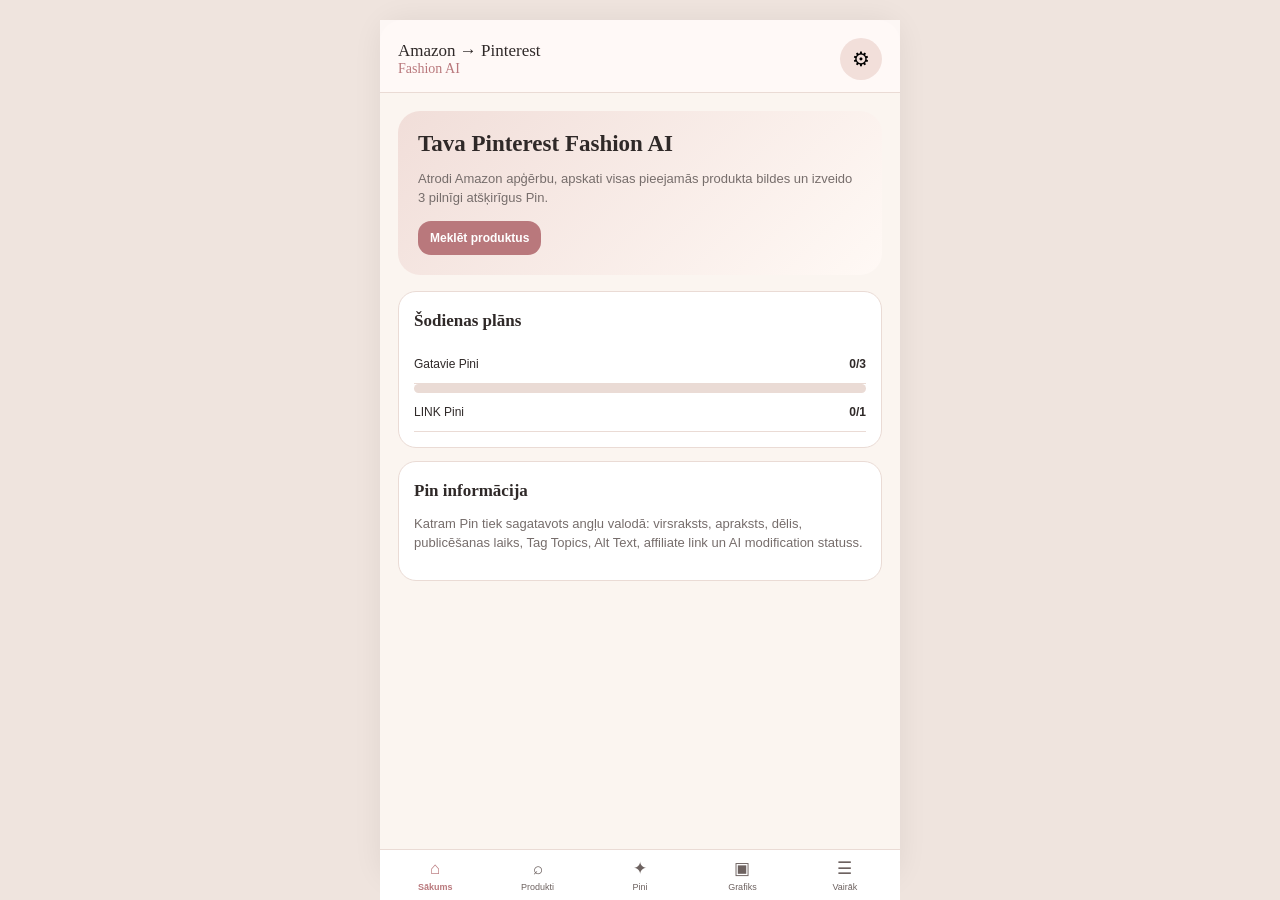
<file: amazon-pinterest-fashion-full-v4.html>
<!doctype html>
<html lang="lv">
<head>
  <meta charset="UTF-8">
  <meta name="viewport" content="width=device-width,initial-scale=1,viewport-fit=cover">
  <meta name="theme-color" content="#b9787c">
  <meta name="apple-mobile-web-app-capable" content="yes">
  <title>Amazon → Pinterest Fashion AI</title>
  
  <style>
:root{--rose:#b9787c;--rose2:#d9a6a5;--cream:#fbf5f0;--card:#fffaf7;--ink:#2f2928;--muted:#766d6b;--line:#eadbd5;--green:#4f9b83}
*{box-sizing:border-box} body{margin:0;background:#efe4de;font-family:Arial,sans-serif;color:var(--ink)}
button,input,select,textarea{font:inherit}.app{}
#app{max-width:520px;margin:auto;min-height:100vh;background:var(--cream);box-shadow:0 0 30px #0001;padding-bottom:82px}
.topbar{position:sticky;top:0;z-index:5;background:#fffaf8dd;backdrop-filter:blur(12px);display:flex;align-items:center;justify-content:space-between;padding:18px 18px 12px;border-bottom:1px solid var(--line)}
.brand{font-family:Georgia,serif;font-size:20px}.brand-sub{font-family:Georgia,serif;font-size:16px;color:var(--rose)}
.icon-btn{border:0;background:#f2dfda;width:42px;height:42px;border-radius:50%;font-size:20px}
main{padding:18px}.hero{background:linear-gradient(135deg,#f1ded9,#fff9f5);padding:20px;border-radius:22px;margin-bottom:16px}
h1{font-family:Georgia,serif;font-size:28px;margin:0 0 7px}h2{font-family:Georgia,serif;font-size:21px;margin:4px 0 14px}
p{color:var(--muted);line-height:1.45}.search{display:flex;gap:8px}.search input{flex:1;min-width:0;border:1px solid var(--line);border-radius:13px;padding:13px;background:#fff}
.primary,.secondary{border:0;border-radius:13px;padding:13px 15px;font-weight:700}.primary{background:var(--rose);color:white}.secondary{background:#f1dfdb;color:#7d4f52}
.filters{display:grid;grid-template-columns:1fr 1fr;gap:9px;margin:12px 0}.filters select,.filters input{width:100%;border:1px solid var(--line);border-radius:11px;padding:11px;background:white}
.chips{display:flex;flex-wrap:wrap;gap:7px;margin-top:10px}.chip{border:1px solid var(--line);background:white;border-radius:20px;padding:8px 11px;color:#695d59}
.grid{display:grid;grid-template-columns:1fr 1fr;gap:12px}.product{background:white;border:1px solid var(--line);border-radius:16px;overflow:hidden}.product img{width:100%;aspect-ratio:1/1.22;object-fit:cover;background:#eee}.product-body{padding:10px}.product-title{font-size:13px;font-weight:700;min-height:34px}.price{font-weight:800;margin:5px 0}.stars{font-size:12px;color:#d98b18}.product .primary{width:100%;padding:9px;margin-top:7px}
.pin-grid{display:grid;grid-template-columns:repeat(3,1fr);gap:8px}.pin{background:white;border:1px solid var(--line);border-radius:13px;overflow:hidden}.pin img{width:100%;aspect-ratio:2/3;object-fit:cover}.pin-body{padding:8px}.tag{font-size:10px;font-weight:800;color:#8b5559;background:#f4ddda;border-radius:10px;padding:5px 7px;display:inline-block}.pin button{width:100%;margin-top:7px}
.card{background:white;border:1px solid var(--line);border-radius:18px;padding:15px;margin-bottom:13px}.field{margin:10px 0}.field label{font-size:12px;font-weight:700;display:block;margin-bottom:5px}.field input,.field textarea,.field select{width:100%;border:1px solid var(--line);border-radius:11px;padding:10px;background:#fff}.field textarea{min-height:90px;resize:vertical}
.row{display:flex;gap:9px;align-items:center}.row>*{flex:1}.muted{color:var(--muted);font-size:13px}.empty{padding:30px;text-align:center;color:var(--muted)}
.calendar{display:grid;grid-template-columns:repeat(7,1fr);gap:5px}.day{padding:9px 2px;text-align:center;border-radius:10px;background:#fff;border:1px solid var(--line);font-size:12px}.day.active{background:var(--rose);color:white}.agenda-item{display:flex;gap:10px;align-items:center;padding:10px 0;border-bottom:1px solid var(--line)}.schedule-grid{display:grid;grid-template-columns:repeat(2,1fr);gap:9px}.schedule-day{background:#fff;border:1px solid var(--line);border-radius:13px;padding:10px}.schedule-day.full{background:#f6e2df}.schedule-day b{font-size:12px}.schedule-day small{display:block;color:var(--muted);margin-top:4px}.thumb{width:48px;height:62px;border-radius:8px;object-fit:cover}
.stat{display:flex;justify-content:space-between;padding:12px 0;border-bottom:1px solid var(--line)}.progress{height:9px;background:#eadbd5;border-radius:8px;overflow:hidden}.progress>div{height:100%;background:var(--green);width:100%}
.bottom-nav{position:fixed;bottom:0;left:50%;transform:translateX(-50%);max-width:520px;width:100%;display:grid;grid-template-columns:repeat(5,1fr);background:#fff;border-top:1px solid var(--line);z-index:10;padding:7px 4px calc(7px + env(safe-area-inset-bottom))}
.bottom-nav button{border:0;background:transparent;color:#6d6260;font-size:19px}.bottom-nav span{display:block;font-size:10px;margin-top:3px}.bottom-nav button.active{color:var(--rose);font-weight:800}
.back{border:0;background:transparent;padding:0 0 12px;font-size:14px;color:var(--rose)}
.toast{position:fixed;bottom:95px;left:50%;transform:translateX(-50%);background:#2f2928;color:white;padding:11px 15px;border-radius:12px;z-index:30;font-size:13px}
@media(min-width:700px){#app{border-radius:22px;margin-top:20px;min-height:calc(100vh - 40px)}}

.image-strip{display:grid;grid-template-columns:repeat(2,1fr);gap:9px}.img-choice{background:#fff;border:1px solid var(--line);border-radius:12px;overflow:hidden}.img-choice img{width:100%;aspect-ratio:1;object-fit:cover}.img-choice small{display:block;padding:6px;color:var(--muted)}

.image-picker{display:grid;grid-template-columns:repeat(4,1fr);gap:7px}
.image-option{border:2px solid var(--line);background:white;border-radius:10px;padding:3px;overflow:hidden;color:var(--ink);cursor:pointer}
.image-option img{width:100%;aspect-ratio:1;object-fit:cover;border-radius:7px;display:block}
.image-option span{display:block;font-size:9px;padding:4px 2px;line-height:1.2}
.image-option.selected{border-color:var(--rose);background:#f9e9e6}
.image-option.used{opacity:.42;cursor:not-allowed}
@media(max-width:380px){.image-picker{grid-template-columns:repeat(3,1fr)}}

/* Compact mobile typography */
h1{font-size:23px}
h2{font-size:18px}
.brand{font-size:17px}.brand-sub{font-size:14px}
p{font-size:13px}.product-title{font-size:12px}.price{font-size:14px}.muted{font-size:11px}
.card{font-size:13px}.card h2{font-size:17px}.field label{font-size:11px}.field input,.field textarea,.field select{font-size:12px;padding:9px}
.primary,.secondary{font-size:12px;padding:10px 12px}.chip{font-size:11px;padding:7px 9px}.bottom-nav button{font-size:17px}.bottom-nav span{font-size:9px}.stat{font-size:12px}.agenda-item{font-size:12px}.image-option span{font-size:8px}.pin-body{font-size:11px}.tag{font-size:9px}
</style>
</head>
<body>
  <div id="app">
    <header class="topbar">
      <div>
        <div class="brand">Amazon → Pinterest</div>
        <div class="brand-sub">Fashion AI</div>
      </div>
      <button class="icon-btn" onclick="showPage('settings')" aria-label="Iestatījumi">⚙</button>
    </header>

    <main id="content"></main>

    <nav class="bottom-nav">
      <button data-page="home" onclick="showPage('home')">⌂<span>Sākums</span></button>
      <button data-page="products" onclick="showPage('products')">⌕<span>Produkti</span></button>
      <button data-page="pins" onclick="showPage('pins')">✦<span>Pini</span></button>
      <button data-page="schedule" onclick="showPage('schedule')">▣<span>Grafiks</span></button>
      <button data-page="settings" onclick="showPage('settings')">☰<span>Vairāk</span></button>
    </nav>
  </div>
<script>
const products=[
 {id:1,title:"PRETTYGARDEN Women's Striped Sweater",price:"$36.99",images:[
 "https://images.unsplash.com/photo-1576566588028-4147f3842f27?auto=format&fit=crop&w=700&q=80",
 "https://images.unsplash.com/photo-1434389677669-e08b4cac3105?auto=format&fit=crop&w=700&q=80",
 "https://images.unsplash.com/photo-1551488831-00ddcb6c6bd3?auto=format&fit=crop&w=700&q=80",
 "https://images.unsplash.com/photo-1541099649105-f69ad21f3246?auto=format&fit=crop&w=700&q=80"
 ]},
 {id:2,title:"ANRABESS Women's Casual Blazer",price:"$49.99",images:[
 "https://images.unsplash.com/photo-1591369822096-ffd140ec948f?auto=format&fit=crop&w=700&q=80",
 "https://images.unsplash.com/photo-1551488831-00ddcb6c6bd3?auto=format&fit=crop&w=700&q=80",
 "https://images.unsplash.com/photo-1539109136881-3be0616acf4b?auto=format&fit=crop&w=700&q=80",
 "https://images.unsplash.com/photo-1485968579580-b6d095142e6e?auto=format&fit=crop&w=700&q=80"
 ]},
 {id:3,title:"MEROKEETY Women's Ribbed Sweater",price:"$32.99",images:[
 "https://images.unsplash.com/photo-1434389677669-e08b4cac3105?auto=format&fit=crop&w=700&q=80",
 "https://images.unsplash.com/photo-1485968579580-b6d095142e6e?auto=format&fit=crop&w=700&q=80",
 "https://images.unsplash.com/photo-1551488831-00ddcb6c6bd3?auto=format&fit=crop&w=700&q=80",
 "https://images.unsplash.com/photo-1525507119028-ed4c629a60a3?auto=format&fit=crop&w=700&q=80"
 ]},
 {id:5,title:"ZESICA Women's Sweater Dress",price:"$44.99",images:[
 "https://images.unsplash.com/photo-1496747611176-843222e1e57c?auto=format&fit=crop&w=700&q=80",
 "https://images.unsplash.com/photo-1485230895905-ec40ba36b9bc?auto=format&fit=crop&w=700&q=80",
 "https://images.unsplash.com/photo-1515886657613-9f3515b0c78f?auto=format&fit=crop&w=700&q=80",
 "https://images.unsplash.com/photo-1529139574466-a303027c1d8b?auto=format&fit=crop&w=700&q=80"
 ]},
 {id:6,title:"ANRABESS Women's Casual Blouse",price:"$29.99",images:[
 "https://images.unsplash.com/photo-1551488831-00ddcb6c6bd3?auto=format&fit=crop&w=700&q=80",
 "https://images.unsplash.com/photo-1564257577054-8b8f7b0f0e9f?auto=format&fit=crop&w=700&q=80",
 "https://images.unsplash.com/photo-1581044777550-4cfa60707c03?auto=format&fit=crop&w=700&q=80",
 "https://images.unsplash.com/photo-1534030347209-467a5b0f0c3d?auto=format&fit=crop&w=700&q=80"
 ]}
];

const boards=["Classy Minimal Outfits","Chic Everyday Outfit Ideas","Capsule wardrobe outfit ideas","Women's Outfit Ideas"];
const times=["10:00","14:00","18:30","21:00"];
let state={
 page:"home", selected:null, activeProduct:null,
 pins:JSON.parse(localStorage.getItem("pins")||"[]"),
 schedule:JSON.parse(localStorage.getItem("schedule")||"[]")
};

function save(){localStorage.setItem("pins",JSON.stringify(state.pins));localStorage.setItem("schedule",JSON.stringify(state.schedule))}
function nav(){document.querySelectorAll(".bottom-nav button").forEach(b=>b.classList.toggle("active",b.dataset.page===state.page))}
function showPage(p){state.page=p;render();window.scrollTo(0,0)}
function toast(t){let x=document.createElement("div");x.className="toast";x.textContent=t;document.body.appendChild(x);setTimeout(()=>x.remove(),2200)}
function imgCard(p,i){return `<div class="img-choice"><img src="${p.images[i]}" alt="Amazon image ${i+1}"><small>Amazon attēls ${i+1}</small></div>`}
function productCard(p){
 return `<article class="product">
   <img src="${p.images[0]}" alt="${p.title}">
   <div class="product-body">
     <div class="product-title">${p.title}</div>
     <div class="price">${p.price}</div>
     <div class="stars">★★★★★ <span class="muted">(2.8K)</span></div>
     <div class="muted" style="margin-top:5px">${p.images.length} Amazon bildes</div>
     <button class="primary" onclick="openProduct(${p.id})">Apskatīt un izveidot Pinus</button>
 </div></article>`
}
function home(){
 return `<div class="hero"><h1>Tava Pinterest Fashion AI</h1>
 <p>Atrodi Amazon apģērbu, apskati visas pieejamās produkta bildes un izveido 3 pilnīgi atšķirīgus Pin.</p>
 <button class="primary" onclick="showPage('products')">Meklēt produktus</button></div>
 <div class="card"><h2>Šodienas plāns</h2>
 <div class="stat"><span>Gatavie Pini</span><b>${state.pins.length}/3</b></div>
 <div class="progress"><div style="width:${Math.min(100,state.pins.length/3*100)}%"></div></div>
 <div class="stat"><span>LINK Pini</span><b>${state.pins.filter(x=>x.type==="LINK").length}/1</b></div></div>
 <div class="card"><h2>Pin informācija</h2>
 <p>Katram Pin tiek sagatavots angļu valodā: virsraksts, apraksts, dēlis, publicēšanas laiks, Tag Topics, Alt Text, affiliate link un AI modification statuss.</p></div>`
}
function productsPage(){
 return `<button class="back" onclick="showPage('home')">‹ Atpakaļ</button><h2>Amazon produkti</h2>
 <div class="search"><input id="q" placeholder="women's fall outfits"><button class="primary" onclick="doSearch()">Meklēt</button></div>
 <div class="filters"><select id="category"><option>All Women's Fashion</option><option>Dresses</option><option>Tops</option><option>Blouses</option><option>Shirts</option><option>Sweaters</option><option>Cardigans</option><option>Jackets</option><option>Blazers</option><option>Puffer Jackets</option><option>Coats</option><option>Trench Coats</option><option>Jumpsuits</option><option>Romper</option><option>Two-Piece Sets</option><option>Loungewear</option></select>
 <select><option>Best Match</option><option>Price: Low to High</option><option>Newest</option></select></div>
 <div class="chips">${["dresses","tops","blouses","shirts","sweaters","cardigans","jackets","blazers","puffer jackets","coats","trench coats","jumpsuits","rompers","two piece sets","loungewear"].map(x=>`<button class="chip" onclick="document.getElementById('q').value='women ${x}'">${x}</button>`).join("")}</div>
 <h2 style="margin-top:22px">Produkti</h2><div class="grid">${products.map(productCard).join("")}</div>`
}
function doSearch(){toast("Demo režīmā tiek parādīti piemēra produkti. Īstajā versijā šeit tiks meklēts Amazon.");}
function openProduct(id){state.activeProduct=products.find(x=>x.id===id);state.page="product";render()}
function productPage(){
 const p=state.activeProduct;
 return `<button class="back" onclick="showPage('products')">‹ Atpakaļ</button>
 <div class="card"><h2>${p.title}</h2><div class="price">${p.price}</div>
 <p>Amazon produkta bildes: ${p.images.length}. Izvēlies atšķirīgas bildes dažādiem Pin.</p><p class="muted">Aplikācija fokusējas uz kleitām, topiem, blūzēm, krekliem, džemperiem, kardiganiem, jakām, bleizeriem, pufaikām, mēteļiem, trenčiem, kombinezoniem, romperiem, komplektiem un loungewear.</p>
 <div class="image-strip">${p.images.map((_,i)=>imgCard(p,i)).join("")}</div>
 <button class="primary" style="width:100%;margin-top:14px" onclick="generatePins(${p.id})">Izveidot 3 atšķirīgus Pin</button></div>`
}
function buildPin(type,imgIndex,ai){
 const p=state.activeProduct;
 const title=type==="LINK"
  ? `${p.title} | Chic Women's Outfit Idea`
  : imgIndex===0
    ? `Classy Everyday Outfit | ${p.title}`
    : `Easy Fall Outfit Idea | ${p.title}`;
 return {
   id:Date.now()+imgIndex,type,img:p.images[imgIndex],sourceImage:imgIndex+1,
   title,
   desc:`Discover an effortless women's outfit featuring the ${p.title.toLowerCase()}. Perfect for chic everyday looks, fall outfit inspiration and a versatile capsule wardrobe. Shop the look on Amazon. Paid link. #ad`,
   board:boards[imgIndex%boards.length],
   time:times[imgIndex],date:new Date().toISOString().slice(0,10),
   topics:["women's fashion","outfit ideas","capsule wardrobe","fall outfits","amazon finds"],
   alt:`Woman wearing ${p.title.toLowerCase()} styled as a chic everyday outfit`,
   affiliate:`https://www.amazon.com/dp/PRODUCT?tag=yourtag-20`,
   ai:ai?"Yes — image modified":"No — original Amazon image",
   aiDetails:ai?"Pinterest-format crop / editorial layout":"Original Amazon product image",
   typeLabel:type+" PIN"
 }
}
function generatePins(id){
 state.activeProduct=products.find(x=>x.id===id);
 // Deliberately different source images for the 3 Pins.
 state.generated=[buildPin("SAVE",0,true),buildPin("SAVE",1,true),buildPin("LINK",2,true)];
 autoAssignDates(state.generated);
 state.page="generated";render()
}
function getScheduleUsage(date, pending=[]){
 const all=[...state.schedule,...pending];
 const dayPins=all.filter(x=>x.date===date);
 return {count:dayPins.length,links:dayPins.filter(x=>x.type==="LINK").length};
}
function nextAvailableDate(type, startDate, pending=[]){
 const d=new Date(startDate+"T12:00:00");
 for(let guard=0;guard<365;guard++){
   const iso=d.toISOString().slice(0,10);
   const usage=getScheduleUsage(iso,pending);
   if(usage.count<3 && (type!=="LINK" || usage.links<1)) return iso;
   d.setDate(d.getDate()+1);
 }
 return startDate;
}
function autoAssignDates(arr){
 const todayIso=new Date().toISOString().slice(0,10);
 const pending=[];
 arr.forEach(pin=>{
   const date=nextAvailableDate(pin.type,todayIso,pending);
   pin.date=date;
   pending.push(pin);
 });
}
function generatedPage(){
 const p=state.activeProduct, arr=state.generated||[];
 if(arr.length && arr.some(x=>!x.date)){ autoAssignDates(arr); }
 const today=new Date();
 const todayIso=today.toISOString().slice(0,10);
 const dateOptions=[...Array(30)].map((_,i)=>{
   const d=new Date(today); d.setDate(today.getDate()+i);
   const iso=d.toISOString().slice(0,10);
   const label=d.toLocaleDateString("lv-LV",{day:"2-digit",month:"2-digit"});
   return {iso,label};
 });
 return `<button class="back" onclick="showPage('product')">‹ Atpakaļ</button>
 <h2>Ģenerētie Pini</h2>
 <p>Aplikācija automātiski ieliek katru jauno Pin pirmajā brīvajā vietā. Ja šodiena ir pilna, Pin automātiski nonāk nākamajā dienā. Vienā dienā drīkst būt līdz 3 Pini, no tiem maksimums 1 LINK. Datumu vari arī mainīt manuāli.</p>
 <div class="card" style="background:#fbf1ed"><b>Grafika iestatīšana</b><p class="muted" style="margin-bottom:8px">Izvēlies datumu katram no 3 Pin.</p>
 ${arr.map((x,i)=>`<div class="field"><label>Pin ${i+1} — ${x.type}</label><select id="pindate-${i}">${dateOptions.map(d=>`<option value="${d.iso}" ${x.date===d.iso?"selected":""}>${d.label}${d.iso===todayIso?" — šodien":""}</option>`).join("")}</select></div>`).join("")}
 </div>
 <div class="pin-list">
 ${arr.map((x,i)=>`<div class="card pin-editor-card"><div class="row" style="align-items:flex-start"><div style="flex:0 0 125px"><img style="width:125px;height:165px;object-fit:cover;border-radius:12px" src="${x.img}" id="preview-${i}"></div><div><span class="tag">${x.typeLabel}</span><b style="display:block;margin-top:7px">${x.type==="LINK"?"LINK PIN":"SAVE PIN"}</b><small style="display:block;margin-top:4px;color:var(--muted)">Pašlaik izmantota Amazon bilde #${x.sourceImage}</small><small style="display:block;margin-top:4px;color:var(--green)">✓ Šī bilde netiek izmantota citam Pin</small></div></div>
 <div style="margin-top:14px"><label style="font-size:12px;font-weight:700;display:block;margin-bottom:7px">Nomainīt bildi</label><div class="image-picker">${p.images.map((url,j)=>{const usedByOther=arr.some((other,k)=>k!==i&&other.sourceImage===j+1);const selected=x.sourceImage===j+1;return `<button class="image-option ${selected?"selected":""} ${usedByOther?"used":""}" ${usedByOther?"disabled":""} onclick="swapGeneratedImage(${i},${j})"><img src="${url}" alt=""><span>${selected?"Izvēlēta":"Bilde #"+(j+1)}</span></button>`}).join("")}</div></div>
 <button class="secondary" onclick="editGenerated(${i})">Rediģēt Pin</button></div>`).join("")}
 <button class="primary" style="width:100%;margin-top:4px" onclick="addGenerated()">Pievienot grafikam</button></div>`
}
function editPage(){
 const x=state.edit;
 return `<button class="back" onclick="state.page='generated';render()">‹ Atpakaļ</button><h2>Rediģēt ${x.type} Pin</h2>
 <div class="card">
 <img style="width:100%;border-radius:14px;max-height:430px;object-fit:cover" src="${x.img}">
 <div class="muted" style="margin-top:7px">Izmantotā Amazon bilde: #${x.sourceImage}</div>
 <div class="field"><label>Pin tips</label><select id="etype"><option ${x.type==="SAVE"?"selected":""}>SAVE</option><option ${x.type==="LINK"?"selected":""}>LINK</option></select></div>
 <div class="field"><label>Title — English</label><input id="etitle" value="${x.title}"></div>
 <div class="field"><label>Description — English</label><textarea id="edesc">${x.desc}</textarea></div>
 <div class="field"><label>Pinterest Board</label><select id="eboard">${boards.map(b=>`<option ${b===x.board?"selected":""}>${b}</option>`).join("")}</select></div>
 <div class="field"><label>Publishing time</label><select id="etime">${times.map(t=>`<option ${t===x.time?"selected":""}>${t}</option>`).join("")}</select></div>
 <div class="field"><label>Keywords — English</label><input id="ekeywords" value="${(x.keywords||x.topics.join(", ")).replace(/"/g,"&quot;")}"></div><div class="field"><label>Tag Topics — English</label><input id="etopics" value="${x.topics.join(", ")}"></div>
 <div class="field"><label>Alt Text — English</label><textarea id="ealt">${x.alt}</textarea></div>
 <div class="field"><label>Affiliate link</label><input id="elink" value="${x.affiliate}"></div>
 <div class="field"><label>AI modification?</label><select id="eai"><option ${x.ai.startsWith("Yes")?"selected":""}>Yes — AI modified</option><option ${x.ai.startsWith("No")?"selected":""}>No — original Amazon image</option></select></div>
 <div class="card" style="background:#fbf1ed"><b>AI modification details</b><p style="margin-bottom:0">${x.aiDetails}</p></div>
 <button class="primary" style="width:100%" onclick="saveEdited()">Saglabāt Pin</button>
 </div>`
}
function saveEdited(){
 const x=state.edit;
 x.type=document.getElementById("etype").value;x.title=document.getElementById("etitle").value;x.desc=document.getElementById("edesc").value;
 x.board=document.getElementById("eboard").value;x.time=document.getElementById("etime").value;
 x.keywords=document.getElementById("ekeywords").value;x.topics=document.getElementById("etopics").value.split(",").map(s=>s.trim()).filter(Boolean);x.alt=document.getElementById("ealt").value;
 x.affiliate=document.getElementById("elink").value;x.ai=document.getElementById("eai").value;
 x.aiDetails=x.ai.startsWith("Yes")?"Pinterest-format crop / editorial layout":"Original Amazon product image";
 state.generated[state.editIndex]=x;state.page="generated";render();toast("Pin saglabāts")
}
function addGenerated(){
 const arr=state.generated||[];
 if(!arr.length){toast("Nav Pin, ko pievienot");return}
 arr.forEach((pin,i)=>{const select=document.getElementById("pindate-"+i);pin.date=select?select.value:new Date().toISOString().slice(0,10);});
 const counts={},links={};
 state.schedule.forEach(pin=>{const d=pin.date;if(!d)return;counts[d]=(counts[d]||0)+1;if(pin.type==="LINK")links[d]=(links[d]||0)+1;});
 const incomingCounts={},incomingLinks={};
 arr.forEach(pin=>{incomingCounts[pin.date]=(incomingCounts[pin.date]||0)+1;if(pin.type==="LINK")incomingLinks[pin.date]=(incomingLinks[pin.date]||0)+1;});
 for(const date of Object.keys(incomingCounts)){
   if((counts[date]||0)+incomingCounts[date]>3){toast("Šajā dienā jau ir 3 Pini. Izvēlies citu datumu.");return;}
   if((links[date]||0)+(incomingLinks[date]||0)>1){toast("Vienā dienā drīkst būt tikai 1 LINK PIN.");return;}
 }
 state.pins.push(...arr);state.schedule.push(...arr);save();state.generated=[];state.activeProduct=null;state.page="schedule";render();toast("Pini automātiski ieplānoti pirmajās brīvajās vietās")
}
function formatDate(date){return new Date(date+"T12:00:00").toLocaleDateString("lv-LV",{day:"2-digit",month:"2-digit",year:"numeric"})}
function dateShort(date){return new Date(date+"T12:00:00").toLocaleDateString("lv-LV",{weekday:"short",day:"2-digit",month:"2-digit"})}
function pinsPage(){
 const today=new Date();
 const todayIso=today.toISOString().slice(0,10);
 const dateOptions=[...Array(30)].map((_,i)=>{
   const d=new Date(today); d.setDate(today.getDate()+i);
   const iso=d.toISOString().slice(0,10);
   const label=d.toLocaleDateString("lv-LV",{day:"2-digit",month:"2-digit"});
   return {iso,label};
 });
 return `<h2>Mani Pini</h2>
 <p class="muted">Katram Pin vari atsevišķi mainīt publicēšanas datumu. Vari pārcelt arī jau sagatavotus Pini uz nākamo dienu vai jebkuru datumu līdz 30 dienām uz priekšu.</p>
 ${state.pins.length?state.pins.map((x,i)=>`<div class="card">
   <div class="row">
     <img class="thumb" src="${x.img}">
     <div style="flex:1">
       <span class="tag">${x.type}</span>
       <b style="display:block;margin-top:5px">${x.title}</b>
       <small>${x.board} · ${x.time}</small>
       <small style="display:block">AI: ${x.ai}</small>
     </div>
   </div>
   <div class="field" style="margin-top:12px">
     <label>Publicēšanas datums</label>
     <select onchange="moveSavedPin(${i},this.value)">
       ${dateOptions.map(d=>`<option value="${d.iso}" ${x.date===d.iso?"selected":""}>${d.label}${d.iso===todayIso?" — šodien":""}</option>`).join("")}
     </select>
   </div>
 </div>`).join(""):`<div class="empty">Vēl nav saglabātu Pin.</div>`}`
}
function moveSavedPin(index,newDate){
 const pin=state.pins[index];
 if(!pin)return;
 const oldDate=pin.date;
 const existing=state.pins.filter((x,i)=>i!==index && x.date===newDate);
 const existingLinks=existing.filter(x=>x.type==="LINK").length;
 if(existing.length>=3){toast("Šajā dienā jau ir 3 Pini.");render();return;}
 if(pin.type==="LINK" && existingLinks>=1){toast("Šajā dienā jau ir LINK PIN.");render();return;}
 pin.date=newDate;
 const scheduled=state.schedule.find(x=>x.id===pin.id);
 if(scheduled)scheduled.date=newDate;
 save();
 render();
 toast(`Pin pārcelts uz ${formatDate(newDate)}`);
}
function schedulePage(){
 const today=new Date(); const todayIso=today.toISOString().slice(0,10);
 const dates=[...Array(30)].map((_,i)=>{const d=new Date(today);d.setDate(today.getDate()+i);return d.toISOString().slice(0,10)});
 const counts={},links={};
 state.schedule.forEach(pin=>{const d=pin.date;if(!d)return;counts[d]=(counts[d]||0)+1;if(pin.type==="LINK")links[d]=(links[d]||0)+1});
 return `<h2>Manas publikācijas</h2><div class="card"><div style="display:flex;justify-content:space-between;align-items:center"><b>Grafiks uz priekšu</b><span class="muted">30 dienas</span></div><p class="muted">Katru dienu vari ieplānot līdz 3 Pin. Maksimums 1 LINK PIN dienā.</p><div class="schedule-grid" style="margin-top:12px">${dates.map((date,i)=>{const n=counts[date]||0,l=links[date]||0;return `<div class="schedule-day ${n>=3?"full":""}" onclick="showDate('${date}')"><b>${i===0?"Šodien":dateShort(date)}</b><small>${n}/3 Pini</small><small>${l}/1 LINK</small></div>`}).join("")}</div></div><div id="selectedScheduleDate" class="card">${scheduleForDate(todayIso)}</div>`
}
function scheduleForDate(date){
 const items=state.schedule.filter(x=>x.date===date); const todayIso=new Date().toISOString().slice(0,10);
 return `<h2>${date===todayIso?"Šodien":formatDate(date)}</h2>${items.length?items.map(x=>`<div class="agenda-item"><img class="thumb" src="${x.img}"><div><span class="tag">${x.type}</span><div>${x.title}</div><small>${x.time} · ${x.board}</small></div></div>`).join(""):"<div class='empty'>Šajā dienā vēl nav ieplānotu Pin.</div>"}<div class="stat"><span>Izmantotas vietas</span><b>${items.length}/3</b></div><div class="stat"><span>LINK Pini</span><b>${items.filter(x=>x.type==="LINK").length}/1</b></div>`
}
function showDate(date){const box=document.getElementById("selectedScheduleDate");if(box)box.innerHTML=scheduleForDate(date);window.scrollTo({top:document.body.scrollHeight,behavior:"smooth"})}
function saveBackendUrl(){const v=document.getElementById("backendUrl")?.value?.trim()||"";localStorage.setItem("backendUrl",v);toast("Backend adrese saglabāta")}
function settings(){
 const backendUrl=localStorage.getItem("backendUrl")||"";
 return `<h2>Iestatījumi</h2><div class="card"><h2>Amazon savienojums</h2><div class="field"><label>Backend URL</label><input id="backendUrl" value="${backendUrl}" placeholder="https://tavs-backend.example.com"></div><div class="field"><label>Partner Tag</label><input placeholder="yourtag-20"></div><div class="field"><label>Creators API Client ID</label><input placeholder="Ievadi Client ID"></div><p class="muted">Client Secret šeit neglabājam. Tas paliek drošajā backendā.</p><button class="primary" style="width:100%" onclick="saveBackendUrl()">Saglabāt</button></div>
 <div class="card"><h2>Pinterest savienojums</h2><p>Šeit vēlāk pieslēgsim Pinterest kontu publicēšanai.</p><button class="secondary" style="width:100%" onclick="toast('Pinterest savienojums būs nākamajā versijā')">Pieslēgt Pinterest</button></div>
 <div class="card"><h2>Mani Pinterest dēļi</h2>${boards.map(b=>`<div class="stat"><span>${b}</span><b>✓</b></div>`).join("")}</div>`
}
function render(){
 let c=document.getElementById("content");
 c.innerHTML=state.page==="home"?home():state.page==="products"?productsPage():state.page==="product"?productPage():state.page==="generated"?generatedPage():state.page==="edit"?editPage():state.page==="pins"?pinsPage():state.page==="schedule"?schedulePage():settings();
 nav()
}
render();
</script>
</body>
</html>
</file>
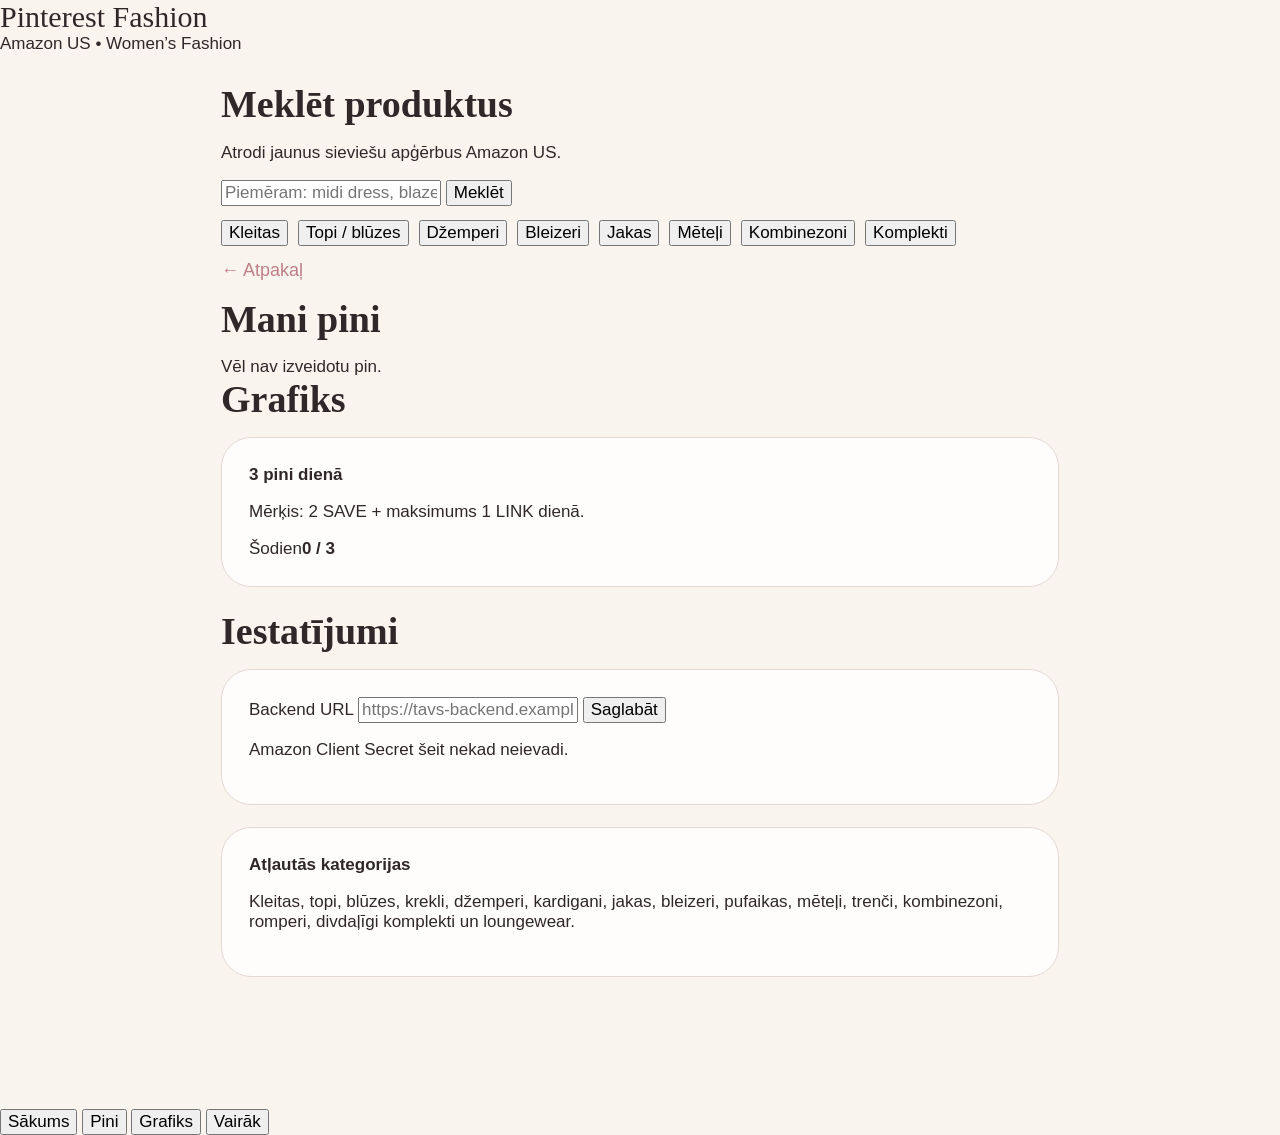
<file: index-3.html>
<!doctype html>
<html lang="lv">
<head>
  <meta charset="utf-8">
  <meta name="viewport" content="width=device-width,initial-scale=1,viewport-fit=cover">
  <meta name="theme-color" content="#dcecf6">
  <title>Amazon Pinterest Fashion</title>
  <link rel="stylesheet" href="style.css">
</head>
<body>
<header>
  <div class="brand">Pinterest Fashion</div>
  <div class="sub">Amazon US • Women’s Fashion</div>
</header>

<main>
  <section id="home" class="page active">
    <h1>Meklēt produktus</h1>
    <p class="muted">Atrodi jaunus sieviešu apģērbus Amazon US.</p>
    <div class="search">
      <input id="searchInput" placeholder="Piemēram: midi dress, blazer, cardigan">
      <button id="searchBtn">Meklēt</button>
    </div>
    <div class="filters">
      <button data-q="dresses">Kleitas</button>
      <button data-q="tops">Topi / blūzes</button>
      <button data-q="sweater women">Džemperi</button>
      <button data-q="women blazer">Bleizeri</button>
      <button data-q="women jacket">Jakas</button>
      <button data-q="women coat">Mēteļi</button>
      <button data-q="women jumpsuit">Kombinezoni</button>
      <button data-q="women two piece set">Komplekti</button>
    </div>
    <div id="status" class="status"></div>
    <div id="products" class="grid"></div>
  </section>

  <section id="product" class="page">
    <button class="back" data-page="home">← Atpakaļ</button>
    <div id="productDetail"></div>
  </section>

  <section id="pins" class="page">
    <h1>Mani pini</h1>
    <div id="pinsList" class="empty">Vēl nav izveidotu pin.</div>
  </section>

  <section id="schedule" class="page">
    <h1>Grafiks</h1>
    <div class="card">
      <b>3 pini dienā</b>
      <p class="muted">Mērķis: 2 SAVE + maksimums 1 LINK dienā.</p>
      <div class="scheduleRow"><span>Šodien</span><b id="todayCount">0 / 3</b></div>
    </div>
  </section>

  <section id="settings" class="page">
    <h1>Iestatījumi</h1>
    <div class="card">
      <label>Backend URL</label>
      <input id="apiBase" placeholder="https://tavs-backend.example.com">
      <button id="saveApi">Saglabāt</button>
      <p class="muted">Amazon Client Secret šeit nekad neievadi.</p>
    </div>
    <div class="card">
      <b>Atļautās kategorijas</b>
      <p>Kleitas, topi, blūzes, krekli, džemperi, kardigani, jakas, bleizeri, pufaikas, mēteļi, trenči, kombinezoni, romperi, divdaļīgi komplekti un loungewear.</p>
    </div>
  </section>
</main>

<nav>
  <button data-page="home">Sākums</button>
  <button data-page="pins">Pini</button>
  <button data-page="schedule">Grafiks</button>
  <button data-page="settings">Vairāk</button>
</nav>

<script src="app.js"></script>
</body>
</html>
</file>
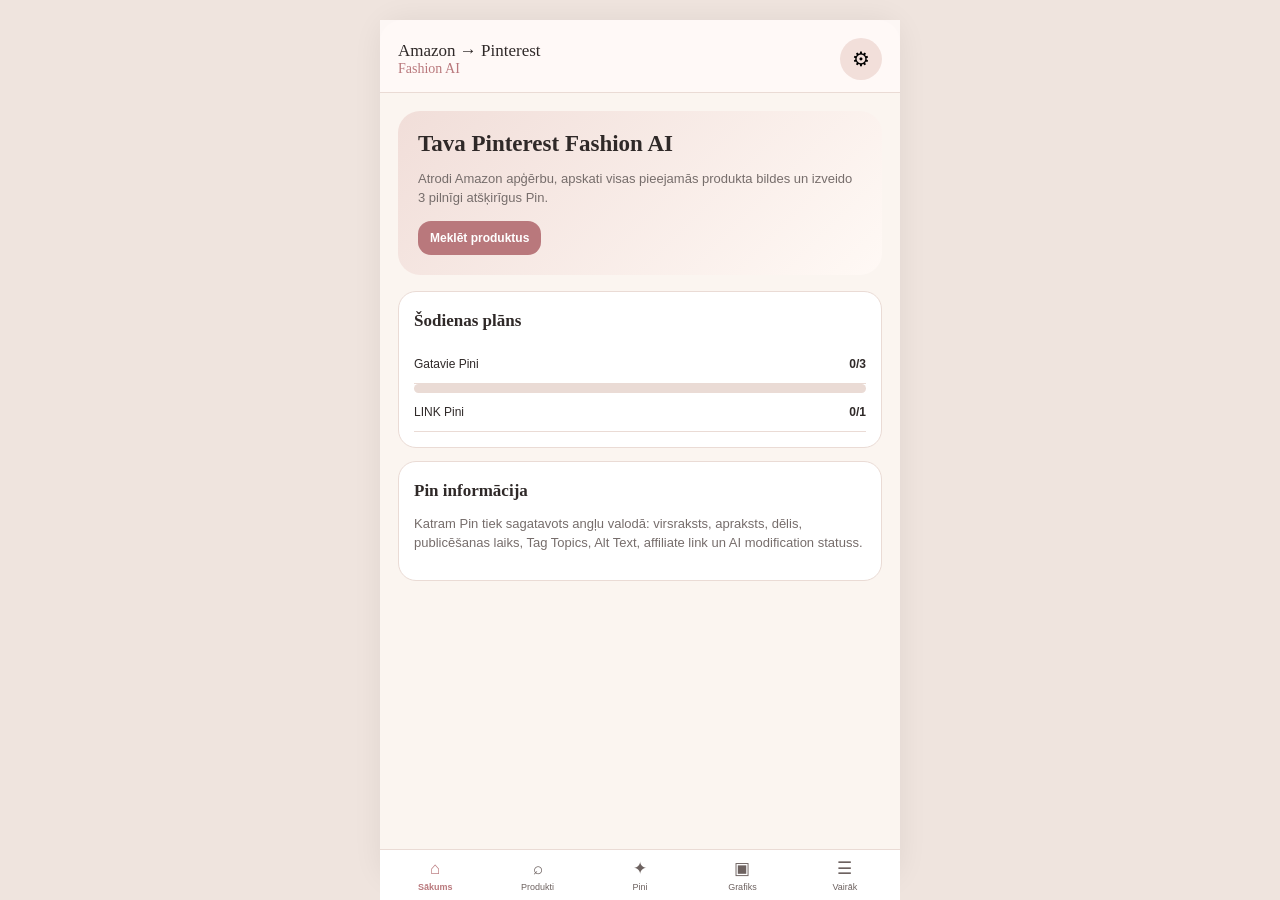
<file: index-4.html>
<!doctype html>
<html lang="lv">
<head>
  <meta charset="UTF-8">
  <meta name="viewport" content="width=device-width,initial-scale=1,viewport-fit=cover">
  <meta name="theme-color" content="#b9787c">
  <meta name="apple-mobile-web-app-capable" content="yes">
  <title>Amazon → Pinterest Fashion AI</title>
  
  <style>
:root{--rose:#b9787c;--rose2:#d9a6a5;--cream:#fbf5f0;--card:#fffaf7;--ink:#2f2928;--muted:#766d6b;--line:#eadbd5;--green:#4f9b83}
*{box-sizing:border-box} body{margin:0;background:#efe4de;font-family:Arial,sans-serif;color:var(--ink)}
button,input,select,textarea{font:inherit}.app{}
#app{max-width:520px;margin:auto;min-height:100vh;background:var(--cream);box-shadow:0 0 30px #0001;padding-bottom:82px}
.topbar{position:sticky;top:0;z-index:5;background:#fffaf8dd;backdrop-filter:blur(12px);display:flex;align-items:center;justify-content:space-between;padding:18px 18px 12px;border-bottom:1px solid var(--line)}
.brand{font-family:Georgia,serif;font-size:20px}.brand-sub{font-family:Georgia,serif;font-size:16px;color:var(--rose)}
.icon-btn{border:0;background:#f2dfda;width:42px;height:42px;border-radius:50%;font-size:20px}
main{padding:18px}.hero{background:linear-gradient(135deg,#f1ded9,#fff9f5);padding:20px;border-radius:22px;margin-bottom:16px}
h1{font-family:Georgia,serif;font-size:28px;margin:0 0 7px}h2{font-family:Georgia,serif;font-size:21px;margin:4px 0 14px}
p{color:var(--muted);line-height:1.45}.search{display:flex;gap:8px}.search input{flex:1;min-width:0;border:1px solid var(--line);border-radius:13px;padding:13px;background:#fff}
.primary,.secondary{border:0;border-radius:13px;padding:13px 15px;font-weight:700}.primary{background:var(--rose);color:white}.secondary{background:#f1dfdb;color:#7d4f52}
.filters{display:grid;grid-template-columns:1fr 1fr;gap:9px;margin:12px 0}.filters select,.filters input{width:100%;border:1px solid var(--line);border-radius:11px;padding:11px;background:white}
.chips{display:flex;flex-wrap:wrap;gap:7px;margin-top:10px}.chip{border:1px solid var(--line);background:white;border-radius:20px;padding:8px 11px;color:#695d59}
.grid{display:grid;grid-template-columns:1fr 1fr;gap:12px}.product{background:white;border:1px solid var(--line);border-radius:16px;overflow:hidden}.product img{width:100%;aspect-ratio:1/1.22;object-fit:cover;background:#eee}.product-body{padding:10px}.product-title{font-size:13px;font-weight:700;min-height:34px}.price{font-weight:800;margin:5px 0}.stars{font-size:12px;color:#d98b18}.product .primary{width:100%;padding:9px;margin-top:7px}
.pin-grid{display:grid;grid-template-columns:repeat(3,1fr);gap:8px}.pin{background:white;border:1px solid var(--line);border-radius:13px;overflow:hidden}.pin img{width:100%;aspect-ratio:2/3;object-fit:cover}.pin-body{padding:8px}.tag{font-size:10px;font-weight:800;color:#8b5559;background:#f4ddda;border-radius:10px;padding:5px 7px;display:inline-block}.pin button{width:100%;margin-top:7px}
.card{background:white;border:1px solid var(--line);border-radius:18px;padding:15px;margin-bottom:13px}.field{margin:10px 0}.field label{font-size:12px;font-weight:700;display:block;margin-bottom:5px}.field input,.field textarea,.field select{width:100%;border:1px solid var(--line);border-radius:11px;padding:10px;background:#fff}.field textarea{min-height:90px;resize:vertical}
.row{display:flex;gap:9px;align-items:center}.row>*{flex:1}.muted{color:var(--muted);font-size:13px}.empty{padding:30px;text-align:center;color:var(--muted)}
.calendar{display:grid;grid-template-columns:repeat(7,1fr);gap:5px}.day{padding:9px 2px;text-align:center;border-radius:10px;background:#fff;border:1px solid var(--line);font-size:12px}.day.active{background:var(--rose);color:white}.agenda-item{display:flex;gap:10px;align-items:center;padding:10px 0;border-bottom:1px solid var(--line)}.thumb{width:48px;height:62px;border-radius:8px;object-fit:cover}
.stat{display:flex;justify-content:space-between;padding:12px 0;border-bottom:1px solid var(--line)}.progress{height:9px;background:#eadbd5;border-radius:8px;overflow:hidden}.progress>div{height:100%;background:var(--green);width:100%}
.bottom-nav{position:fixed;bottom:0;left:50%;transform:translateX(-50%);max-width:520px;width:100%;display:grid;grid-template-columns:repeat(5,1fr);background:#fff;border-top:1px solid var(--line);z-index:10;padding:7px 4px calc(7px + env(safe-area-inset-bottom))}
.bottom-nav button{border:0;background:transparent;color:#6d6260;font-size:19px}.bottom-nav span{display:block;font-size:10px;margin-top:3px}.bottom-nav button.active{color:var(--rose);font-weight:800}
.back{border:0;background:transparent;padding:0 0 12px;font-size:14px;color:var(--rose)}
.toast{position:fixed;bottom:95px;left:50%;transform:translateX(-50%);background:#2f2928;color:white;padding:11px 15px;border-radius:12px;z-index:30;font-size:13px}
@media(min-width:700px){#app{border-radius:22px;margin-top:20px;min-height:calc(100vh - 40px)}}

.image-strip{display:grid;grid-template-columns:repeat(2,1fr);gap:9px}.img-choice{background:#fff;border:1px solid var(--line);border-radius:12px;overflow:hidden}.img-choice img{width:100%;aspect-ratio:1;object-fit:cover}.img-choice small{display:block;padding:6px;color:var(--muted)}

.image-picker{display:grid;grid-template-columns:repeat(4,1fr);gap:7px}
.image-option{border:2px solid var(--line);background:white;border-radius:10px;padding:3px;overflow:hidden;color:var(--ink);cursor:pointer}
.image-option img{width:100%;aspect-ratio:1;object-fit:cover;border-radius:7px;display:block}
.image-option span{display:block;font-size:9px;padding:4px 2px;line-height:1.2}
.image-option.selected{border-color:var(--rose);background:#f9e9e6}
.image-option.used{opacity:.42;cursor:not-allowed}
@media(max-width:380px){.image-picker{grid-template-columns:repeat(3,1fr)}}

/* Compact mobile typography */
h1{font-size:23px}
h2{font-size:18px}
.brand{font-size:17px}.brand-sub{font-size:14px}
p{font-size:13px}.product-title{font-size:12px}.price{font-size:14px}.muted{font-size:11px}
.card{font-size:13px}.card h2{font-size:17px}.field label{font-size:11px}.field input,.field textarea,.field select{font-size:12px;padding:9px}
.primary,.secondary{font-size:12px;padding:10px 12px}.chip{font-size:11px;padding:7px 9px}.bottom-nav button{font-size:17px}.bottom-nav span{font-size:9px}.stat{font-size:12px}.agenda-item{font-size:12px}.image-option span{font-size:8px}.pin-body{font-size:11px}.tag{font-size:9px}
</style>
</head>
<body>
  <div id="app">
    <header class="topbar">
      <div>
        <div class="brand">Amazon → Pinterest</div>
        <div class="brand-sub">Fashion AI</div>
      </div>
      <button class="icon-btn" onclick="showPage('settings')" aria-label="Iestatījumi">⚙</button>
    </header>

    <main id="content"></main>

    <nav class="bottom-nav">
      <button data-page="home" onclick="showPage('home')">⌂<span>Sākums</span></button>
      <button data-page="products" onclick="showPage('products')">⌕<span>Produkti</span></button>
      <button data-page="pins" onclick="showPage('pins')">✦<span>Pini</span></button>
      <button data-page="schedule" onclick="showPage('schedule')">▣<span>Grafiks</span></button>
      <button data-page="settings" onclick="showPage('settings')">☰<span>Vairāk</span></button>
    </nav>
  </div>
<script>
const products=[
 {id:1,title:"PRETTYGARDEN Women's Striped Sweater",price:"$36.99",images:[
 "https://images.unsplash.com/photo-1576566588028-4147f3842f27?auto=format&fit=crop&w=700&q=80",
 "https://images.unsplash.com/photo-1434389677669-e08b4cac3105?auto=format&fit=crop&w=700&q=80",
 "https://images.unsplash.com/photo-1551488831-00ddcb6c6bd3?auto=format&fit=crop&w=700&q=80",
 "https://images.unsplash.com/photo-1541099649105-f69ad21f3246?auto=format&fit=crop&w=700&q=80"
 ]},
 {id:2,title:"ANRABESS Women's Casual Blazer",price:"$49.99",images:[
 "https://images.unsplash.com/photo-1591369822096-ffd140ec948f?auto=format&fit=crop&w=700&q=80",
 "https://images.unsplash.com/photo-1551488831-00ddcb6c6bd3?auto=format&fit=crop&w=700&q=80",
 "https://images.unsplash.com/photo-1539109136881-3be0616acf4b?auto=format&fit=crop&w=700&q=80",
 "https://images.unsplash.com/photo-1485968579580-b6d095142e6e?auto=format&fit=crop&w=700&q=80"
 ]},
 {id:3,title:"MEROKEETY Women's Ribbed Sweater",price:"$32.99",images:[
 "https://images.unsplash.com/photo-1434389677669-e08b4cac3105?auto=format&fit=crop&w=700&q=80",
 "https://images.unsplash.com/photo-1485968579580-b6d095142e6e?auto=format&fit=crop&w=700&q=80",
 "https://images.unsplash.com/photo-1551488831-00ddcb6c6bd3?auto=format&fit=crop&w=700&q=80",
 "https://images.unsplash.com/photo-1525507119028-ed4c629a60a3?auto=format&fit=crop&w=700&q=80"
 ]},
 {id:5,title:"ZESICA Women's Sweater Dress",price:"$44.99",images:[
 "https://images.unsplash.com/photo-1496747611176-843222e1e57c?auto=format&fit=crop&w=700&q=80",
 "https://images.unsplash.com/photo-1485230895905-ec40ba36b9bc?auto=format&fit=crop&w=700&q=80",
 "https://images.unsplash.com/photo-1515886657613-9f3515b0c78f?auto=format&fit=crop&w=700&q=80",
 "https://images.unsplash.com/photo-1529139574466-a303027c1d8b?auto=format&fit=crop&w=700&q=80"
 ]},
 {id:6,title:"ANRABESS Women's Casual Blouse",price:"$29.99",images:[
 "https://images.unsplash.com/photo-1551488831-00ddcb6c6bd3?auto=format&fit=crop&w=700&q=80",
 "https://images.unsplash.com/photo-1564257577054-8b8f7b0f0e9f?auto=format&fit=crop&w=700&q=80",
 "https://images.unsplash.com/photo-1581044777550-4cfa60707c03?auto=format&fit=crop&w=700&q=80",
 "https://images.unsplash.com/photo-1534030347209-467a5b0f0c3d?auto=format&fit=crop&w=700&q=80"
 ]}
];

const boards=["Classy Minimal Outfits","Chic Everyday Outfit Ideas","Capsule wardrobe outfit ideas","Women's Outfit Ideas"];
const times=["10:00","14:00","18:30","21:00"];
let state={
 page:"home", selected:null, activeProduct:null,
 pins:JSON.parse(localStorage.getItem("pins")||"[]"),
 schedule:JSON.parse(localStorage.getItem("schedule")||"[]")
};

function save(){localStorage.setItem("pins",JSON.stringify(state.pins));localStorage.setItem("schedule",JSON.stringify(state.schedule))}
function nav(){document.querySelectorAll(".bottom-nav button").forEach(b=>b.classList.toggle("active",b.dataset.page===state.page))}
function showPage(p){state.page=p;render();window.scrollTo(0,0)}
function toast(t){let x=document.createElement("div");x.className="toast";x.textContent=t;document.body.appendChild(x);setTimeout(()=>x.remove(),2200)}
function imgCard(p,i){return `<div class="img-choice"><img src="${p.images[i]}" alt="Amazon image ${i+1}"><small>Amazon attēls ${i+1}</small></div>`}
function productCard(p){
 return `<article class="product">
   <img src="${p.images[0]}" alt="${p.title}">
   <div class="product-body">
     <div class="product-title">${p.title}</div>
     <div class="price">${p.price}</div>
     <div class="stars">★★★★★ <span class="muted">(2.8K)</span></div>
     <div class="muted" style="margin-top:5px">${p.images.length} Amazon bildes</div>
     <button class="primary" onclick="openProduct(${p.id})">Apskatīt un izveidot Pinus</button>
 </div></article>`
}
function home(){
 return `<div class="hero"><h1>Tava Pinterest Fashion AI</h1>
 <p>Atrodi Amazon apģērbu, apskati visas pieejamās produkta bildes un izveido 3 pilnīgi atšķirīgus Pin.</p>
 <button class="primary" onclick="showPage('products')">Meklēt produktus</button></div>
 <div class="card"><h2>Šodienas plāns</h2>
 <div class="stat"><span>Gatavie Pini</span><b>${state.pins.length}/3</b></div>
 <div class="progress"><div style="width:${Math.min(100,state.pins.length/3*100)}%"></div></div>
 <div class="stat"><span>LINK Pini</span><b>${state.pins.filter(x=>x.type==="LINK").length}/1</b></div></div>
 <div class="card"><h2>Pin informācija</h2>
 <p>Katram Pin tiek sagatavots angļu valodā: virsraksts, apraksts, dēlis, publicēšanas laiks, Tag Topics, Alt Text, affiliate link un AI modification statuss.</p></div>`
}
function productsPage(){
 return `<button class="back" onclick="showPage('home')">‹ Atpakaļ</button><h2>Amazon produkti</h2>
 <div class="search"><input id="q" placeholder="women's fall outfits"><button class="primary" onclick="doSearch()">Meklēt</button></div>
 <div class="filters"><select id="category"><option>All Women's Fashion</option><option>Dresses</option><option>Tops</option><option>Blouses</option><option>Shirts</option><option>Sweaters</option><option>Cardigans</option><option>Jackets</option><option>Blazers</option><option>Puffer Jackets</option><option>Coats</option><option>Trench Coats</option><option>Jumpsuits</option><option>Romper</option><option>Two-Piece Sets</option><option>Loungewear</option></select>
 <select><option>Best Match</option><option>Price: Low to High</option><option>Newest</option></select></div>
 <div class="chips">${["dresses","tops","blouses","shirts","sweaters","cardigans","jackets","blazers","puffer jackets","coats","trench coats","jumpsuits","rompers","two piece sets","loungewear"].map(x=>`<button class="chip" onclick="document.getElementById('q').value='women ${x}'">${x}</button>`).join("")}</div>
 <h2 style="margin-top:22px">Produkti</h2><div class="grid">${products.map(productCard).join("")}</div>`
}
function doSearch(){toast("Demo režīmā tiek parādīti piemēra produkti. Īstajā versijā šeit tiks meklēts Amazon.");}
function openProduct(id){state.activeProduct=products.find(x=>x.id===id);state.page="product";render()}
function productPage(){
 const p=state.activeProduct;
 return `<button class="back" onclick="showPage('products')">‹ Atpakaļ</button>
 <div class="card"><h2>${p.title}</h2><div class="price">${p.price}</div>
 <p>Amazon produkta bildes: ${p.images.length}. Izvēlies atšķirīgas bildes dažādiem Pin.</p><p class="muted">Aplikācija fokusējas uz kleitām, topiem, blūzēm, krekliem, džemperiem, kardiganiem, jakām, bleizeriem, pufaikām, mēteļiem, trenčiem, kombinezoniem, romperiem, komplektiem un loungewear.</p>
 <div class="image-strip">${p.images.map((_,i)=>imgCard(p,i)).join("")}</div>
 <button class="primary" style="width:100%;margin-top:14px" onclick="generatePins(${p.id})">Izveidot 3 atšķirīgus Pin</button></div>`
}
function buildPin(type,imgIndex,ai){
 const p=state.activeProduct;
 const title=type==="LINK"
  ? `${p.title} | Chic Women's Outfit Idea`
  : imgIndex===0
    ? `Classy Everyday Outfit | ${p.title}`
    : `Easy Fall Outfit Idea | ${p.title}`;
 return {
   id:Date.now()+imgIndex,type,img:p.images[imgIndex],sourceImage:imgIndex+1,
   title,
   desc:`Discover an effortless women's outfit featuring the ${p.title.toLowerCase()}. Perfect for chic everyday looks, fall outfit inspiration and a versatile capsule wardrobe. Shop the look on Amazon. Paid link. #ad`,
   board:boards[imgIndex%boards.length],
   time:times[imgIndex],
   topics:["women's fashion","outfit ideas","capsule wardrobe","fall outfits","amazon finds"],
   alt:`Woman wearing ${p.title.toLowerCase()} styled as a chic everyday outfit`,
   affiliate:`https://www.amazon.com/dp/PRODUCT?tag=yourtag-20`,
   ai:ai?"Yes — image modified":"No — original Amazon image",
   aiDetails:ai?"Pinterest-format crop / editorial layout":"Original Amazon product image",
   typeLabel:type+" PIN"
 }
}
function generatePins(id){
 state.activeProduct=products.find(x=>x.id===id);
 // Deliberately different source images for the 3 Pins.
 state.generated=[buildPin("SAVE",0,true),buildPin("SAVE",1,true),buildPin("LINK",2,true)];
 state.page="generated";render()
}
function generatedPage(){
 const p=state.activeProduct, arr=state.generated||[];
 return `<button class="back" onclick="showPage('product')">‹ Atpakaļ</button>
 <h2>Ģenerētie Pini</h2>
 <p>Programma automātiski izvēlējās ${arr.length} dažādas bildes. Ja kāda nepatīk, vari to nomainīt pret jebkuru citu pieejamo Amazon bildi.</p>
 <div class="pin-list">
 ${arr.map((x,i)=>`
   <div class="card pin-editor-card">
     <div class="row" style="align-items:flex-start">
       <div style="flex:0 0 125px">
         <img style="width:125px;height:165px;object-fit:cover;border-radius:12px" src="${x.img}" id="preview-${i}">
       </div>
       <div>
         <span class="tag">${x.typeLabel}</span>
         <b style="display:block;margin-top:7px">${x.type==="LINK"?"LINK PIN":"SAVE PIN"}</b>
         <small style="display:block;margin-top:4px;color:var(--muted)">Pašlaik izmantota Amazon bilde #${x.sourceImage}</small>
         <small style="display:block;margin-top:4px;color:var(--green)">✓ Šī bilde netiek izmantota citam Pin</small>
       </div>
     </div>

     <div style="margin-top:14px">
       <label style="font-size:12px;font-weight:700;display:block;margin-bottom:7px">Nomainīt bildi</label>
       <div class="image-picker">
         ${p.images.map((url,j)=>{
           const usedByOther=arr.some((other,k)=>k!==i && other.sourceImage===j+1);
           const selected=x.sourceImage===j+1;
           return `<button class="image-option ${selected?"selected":""} ${usedByOther?"used":""}"
             ${usedByOther?"disabled":""}
             onclick="changePinImage(${i},${j})">
             <img src="${url}" alt="Amazon bilde ${j+1}">
             <span>${selected?"✓ Izvēlēta":"Bilde #"+(j+1)}${usedByOther?" · izmantota":""}</span>
           </button>`;
         }).join("")}
       </div>
     </div>

     <button class="secondary" style="width:100%;margin-top:12px" onclick="editGenerated(${i})">Rediģēt teksta informāciju</button>
   </div>
 `).join("")}
 </div>

 <div class="card" style="margin-top:14px">
   <b>Bilžu pārbaude</b>
   <div class="stat"><span>Dažādas bildes</span><b>${new Set(arr.map(x=>x.sourceImage)).size}/${arr.length}</b></div>
   <div class="stat"><span>Pieejamās Amazon bildes</span><b>${p.images.length}</b></div>
   <p style="margin-bottom:0">Ja produktam ir 4 bildes, vari brīvi nomainīt jebkuru no 3 izvēlētajām pret 4. bildi.</p>
 </div>

 <button class="primary" style="width:100%" onclick="addGenerated()">Pievienot grafikam</button>`;
}
function changePinImage(pinIndex,imageIndex){
 const arr=state.generated||[];
 const alreadyUsed=arr.some((x,i)=>i!==pinIndex && x.sourceImage===imageIndex+1);
 if(alreadyUsed){toast("Šī bilde jau tiek izmantota citam Pin");return}
 arr[pinIndex].img=state.activeProduct.images[imageIndex];
 arr[pinIndex].sourceImage=imageIndex+1;
 arr[pinIndex].alt=`Woman wearing ${state.activeProduct.title.toLowerCase()} styled as a chic everyday outfit`;
 render();
 toast(`Pin ${pinIndex+1}: izmantota Amazon bilde #${imageIndex+1}`);
}
function editGenerated(i){
 state.editIndex=i;state.edit=JSON.parse(JSON.stringify(state.generated[i]));state.page="edit";render()
}
function editPage(){
 const x=state.edit;
 return `<button class="back" onclick="state.page='generated';render()">‹ Atpakaļ</button><h2>Rediģēt ${x.type} Pin</h2>
 <div class="card">
 <img style="width:100%;border-radius:14px;max-height:430px;object-fit:cover" src="${x.img}">
 <div class="muted" style="margin-top:7px">Izmantotā Amazon bilde: #${x.sourceImage}</div>
 <div class="field"><label>Pin tips</label><select id="etype"><option ${x.type==="SAVE"?"selected":""}>SAVE</option><option ${x.type==="LINK"?"selected":""}>LINK</option></select></div>
 <div class="field"><label>Title — English</label><input id="etitle" value="${x.title}"></div>
 <div class="field"><label>Description — English</label><textarea id="edesc">${x.desc}</textarea></div>
 <div class="field"><label>Pinterest Board</label><select id="eboard">${boards.map(b=>`<option ${b===x.board?"selected":""}>${b}</option>`).join("")}</select></div>
 <div class="field"><label>Publishing time</label><select id="etime">${times.map(t=>`<option ${t===x.time?"selected":""}>${t}</option>`).join("")}</select></div>
 <div class="field"><label>Keywords — English</label><input id="ekeywords" value="${(x.keywords||x.topics.join(", ")).replace(/"/g,"&quot;")}"></div><div class="field"><label>Tag Topics — English</label><input id="etopics" value="${x.topics.join(", ")}"></div>
 <div class="field"><label>Alt Text — English</label><textarea id="ealt">${x.alt}</textarea></div>
 <div class="field"><label>Affiliate link</label><input id="elink" value="${x.affiliate}"></div>
 <div class="field"><label>AI modification?</label><select id="eai"><option ${x.ai.startsWith("Yes")?"selected":""}>Yes — AI modified</option><option ${x.ai.startsWith("No")?"selected":""}>No — original Amazon image</option></select></div>
 <div class="card" style="background:#fbf1ed"><b>AI modification details</b><p style="margin-bottom:0">${x.aiDetails}</p></div>
 <button class="primary" style="width:100%" onclick="saveEdited()">Saglabāt Pin</button>
 </div>`
}
function saveEdited(){
 const x=state.edit;
 x.type=document.getElementById("etype").value;x.title=document.getElementById("etitle").value;x.desc=document.getElementById("edesc").value;
 x.board=document.getElementById("eboard").value;x.time=document.getElementById("etime").value;
 x.keywords=document.getElementById("ekeywords").value;x.topics=document.getElementById("etopics").value.split(",").map(s=>s.trim()).filter(Boolean);x.alt=document.getElementById("ealt").value;
 x.affiliate=document.getElementById("elink").value;x.ai=document.getElementById("eai").value;
 x.aiDetails=x.ai.startsWith("Yes")?"Pinterest-format crop / editorial layout":"Original Amazon product image";
 state.generated[state.editIndex]=x;state.page="generated";render();toast("Pin saglabāts")
}
function addGenerated(){
 const arr=state.generated||[];
 state.pins.push(...arr);state.schedule.push(...arr);save();state.generated=[];state.activeProduct=null;state.page="schedule";render();toast("3 atšķirīgi Pini pievienoti grafikam")
}
function pinsPage(){
 return `<h2>Mani Pini</h2>${state.pins.length?state.pins.map(x=>`<div class="card"><div class="row"><img class="thumb" src="${x.img}"><div><span class="tag">${x.type}</span><b style="display:block;margin-top:5px">${x.title}</b><small>${x.board} · ${x.time}</small><small style="display:block">AI: ${x.ai}</small></div></div></div>`).join(""):`<div class="empty">Vēl nav saglabātu Pin.</div>`}`
}
function schedulePage(){
 let days=[...Array(30)].map((_,i)=>i+1);
 return `<h2>Manas publikācijas</h2><div class="card"><div style="display:flex;justify-content:space-between"><b>Septembris 2026</b><b>›</b></div><div class="calendar" style="margin-top:12px">${days.map(d=>`<div class="day ${d===24?"active":""}">${d}</div>`).join("")}</div></div>
 <div class="card"><h2>Pini 24. sept.</h2>${state.schedule.length?state.schedule.slice(-3).map(x=>`<div class="agenda-item"><img class="thumb" src="${x.img}"><div><span class="tag">${x.type}</span><div>${x.title}</div><small>${x.time} · ${x.board}</small></div></div>`).join(""):"<div class='empty'>Šodien vēl nav ieplānotu Pin.</div>"}</div>
 <div class="card"><div class="stat"><span>Dienas mērķis</span><b>${Math.min(3,state.schedule.length)}/3</b></div><div class="progress"><div style="width:${Math.min(100,state.schedule.length/3*100)}%"></div></div></div>`
}
function saveBackendUrl(){const v=document.getElementById("backendUrl")?.value?.trim()||"";localStorage.setItem("backendUrl",v);toast("Backend adrese saglabāta")}
function settings(){
 const backendUrl=localStorage.getItem("backendUrl")||"";
 return `<h2>Iestatījumi</h2><div class="card"><h2>Amazon savienojums</h2><div class="field"><label>Backend URL</label><input id="backendUrl" value="${backendUrl}" placeholder="https://tavs-backend.example.com"></div><div class="field"><label>Partner Tag</label><input placeholder="yourtag-20"></div><div class="field"><label>Creators API Client ID</label><input placeholder="Ievadi Client ID"></div><p class="muted">Client Secret šeit neglabājam. Tas paliek drošajā backendā.</p><button class="primary" style="width:100%" onclick="saveBackendUrl()">Saglabāt</button></div>
 <div class="card"><h2>Pinterest savienojums</h2><p>Šeit vēlāk pieslēgsim Pinterest kontu publicēšanai.</p><button class="secondary" style="width:100%" onclick="toast('Pinterest savienojums būs nākamajā versijā')">Pieslēgt Pinterest</button></div>
 <div class="card"><h2>Mani Pinterest dēļi</h2>${boards.map(b=>`<div class="stat"><span>${b}</span><b>✓</b></div>`).join("")}</div>`
}
function render(){
 let c=document.getElementById("content");
 c.innerHTML=state.page==="home"?home():state.page==="products"?productsPage():state.page==="product"?productPage():state.page==="generated"?generatedPage():state.page==="edit"?editPage():state.page==="pins"?pinsPage():state.page==="schedule"?schedulePage():settings();
 nav()
}
render();
</script>
</body>
</html>
</file>
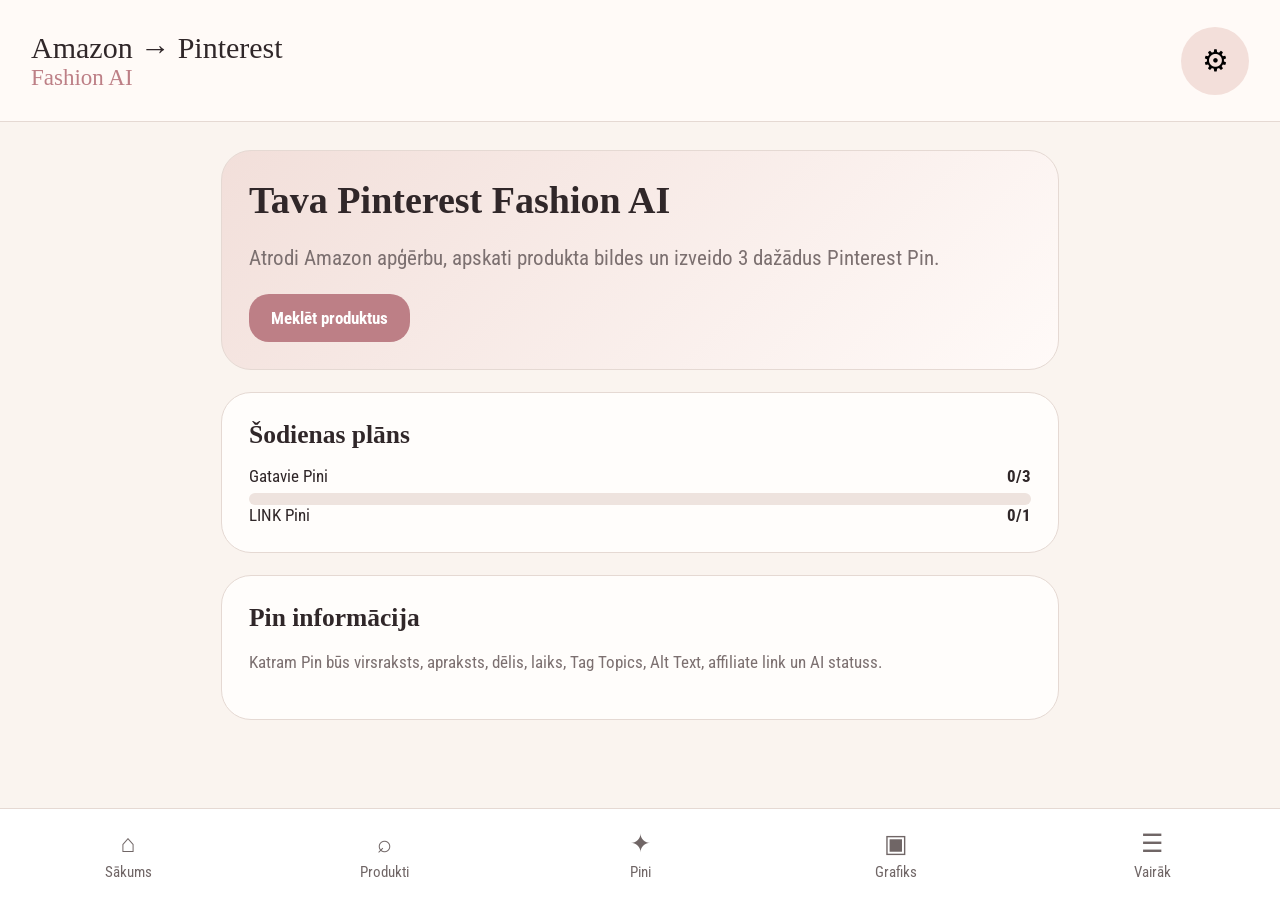
<file: index-7.html>
<!doctype html>
<html lang="lv">
<head>
<meta charset="UTF-8"><meta name="viewport" content="width=device-width,initial-scale=1">
<meta name="theme-color" content="#bd7f86"><title>Amazon → Pinterest | Fashion AI</title>
<link rel="preconnect" href="https://fonts.googleapis.com">
<link rel="preconnect" href="https://fonts.gstatic.com" crossorigin>
<link href="https://fonts.googleapis.com/css2?family=Roboto+Condensed:wght@300;400;500;600;700&display=swap" rel="stylesheet">
<link rel="stylesheet" href="style.css">
</head>
<body>
<header class="topbar"><div><div class="brand">Amazon → Pinterest</div><div class="subtitle">Fashion AI</div></div><button class="icon-btn" id="settingsBtn">⚙</button></header>
<main id="app"></main>
<nav class="bottom-nav">
<button data-page="home"><span>⌂</span><small>Sākums</small></button>
<button data-page="products"><span>⌕</span><small>Produkti</small></button>
<button data-page="pins"><span>✦</span><small>Pini</small></button>
<button data-page="schedule"><span>▣</span><small>Grafiks</small></button>
<button data-page="more"><span>☰</span><small>Vairāk</small></button>
</nav>
<script src="app.js"></script>
</body></html>
</file>
<file: style.css>
:root{--bg:#faf4ef;--card:#fffdfb;--text:#302729;--muted:#7c7070;--accent:#bd7f86;--line:#e5d9d3;--green:#5ca28d}*{box-sizing:border-box}body{margin:0;background:var(--bg);color:var(--text);font-family:'Roboto Condensed',Arial,sans-serif;font-size:17px}button,input,select{font:inherit}button{cursor:pointer}.topbar{height:122px;background:#fffaf7;border-bottom:1px solid var(--line);display:flex;align-items:center;justify-content:space-between;padding:24px 31px;position:sticky;top:0;z-index:20}.brand{font-family:Georgia,serif;font-size:30px}.subtitle{font-family:Georgia,serif;color:var(--accent);font-size:23px}.icon-btn{border:0;background:#f3dfda;width:68px;height:68px;border-radius:50%;font-size:30px}main{padding:28px 31px 110px;max-width:900px;margin:auto}.hero,.card{background:var(--card);border:1px solid var(--line);border-radius:30px;padding:27px;margin-bottom:22px}.hero{background:linear-gradient(135deg,#f2dfda,#fffaf8)}h1,h2,h3{font-family:Georgia,serif;margin:0 0 16px}h1{font-size:38px}.hero p{font-size:21px;line-height:1.45;color:var(--muted)}.btn{border:0;background:var(--accent);color:#fff;padding:14px 22px;border-radius:20px;font-weight:700}.btn.small{padding:10px 14px;border-radius:14px}.stat{padding:10px 0}.stat-row,.day-head{display:flex;justify-content:space-between;align-items:center}.bar{height:12px;border-radius:10px;background:#eee3de;margin-top:7px;overflow:hidden}.bar i{display:block;height:100%;background:var(--green);border-radius:10px}.searchrow{display:flex;gap:12px}.searchrow input{flex:1;min-width:0;border:1px solid var(--line);border-radius:18px;padding:16px;background:#fff}.filters,.chips{display:flex;gap:10px;flex-wrap:wrap;margin:14px 0}.select,.chip{border:1px solid var(--line);background:#fff;border-radius:16px;padding:11px 14px}.chip{border-radius:18px;color:#6c6262}.grid{display:grid;grid-template-columns:repeat(2,minmax(0,1fr));gap:16px}.product{background:#fff;border:1px solid var(--line);border-radius:24px;overflow:hidden}.product img{width:100%;aspect-ratio:1/1.18;object-fit:cover}.product-body{padding:14px}.product-title{font-weight:600}.price{font-weight:700;margin:8px 0}.detail-images{display:grid;grid-template-columns:repeat(2,1fr);gap:12px}.image-option{position:relative;border:3px solid transparent;border-radius:20px;overflow:hidden;background:#eee;padding:0}.image-option.selected{border-color:var(--accent)}.image-option img{display:block;width:100%;aspect-ratio:1/1.18;object-fit:cover}.check{position:absolute;top:9px;right:9px;background:#fff;border-radius:50%;width:34px;height:34px;display:grid;place-items:center;color:var(--accent)}.meta{color:var(--muted);line-height:1.45}.notice{background:#f6ebe7;border-radius:16px;padding:13px;margin:14px 0}.back{border:0;background:transparent;color:var(--accent);padding:0 0 16px;font-size:18px}.pin-card{display:grid;grid-template-columns:90px 1fr;gap:15px;padding:15px 0;border-bottom:1px solid var(--line)}.pin-card img{width:90px;height:110px;object-fit:cover;border-radius:15px}.badge{display:inline-block;padding:5px 9px;border-radius:10px;font-size:13px;font-weight:700}.save{background:#e9e4f0}.link{background:#e7f1ed}.ai{color:var(--green);font-weight:600}.slot{background:#fff;border:1px solid var(--line);border-radius:16px;padding:12px;margin:7px 0;display:flex;justify-content:space-between;gap:10px}.bottom-nav{position:fixed;left:0;right:0;bottom:0;height:92px;background:#fff;border-top:1px solid var(--line);display:grid;grid-template-columns:repeat(5,1fr);z-index:30}.bottom-nav button{border:0;background:transparent;color:#706666;display:flex;flex-direction:column;align-items:center;justify-content:center;gap:5px}.bottom-nav button.active{color:var(--accent);font-weight:700}.bottom-nav span{font-size:25px}.bottom-nav small{font-size:15px}@media(max-width:560px){main{padding:26px 31px 110px}.grid{gap:14px}h1{font-size:34px}}
</file>
